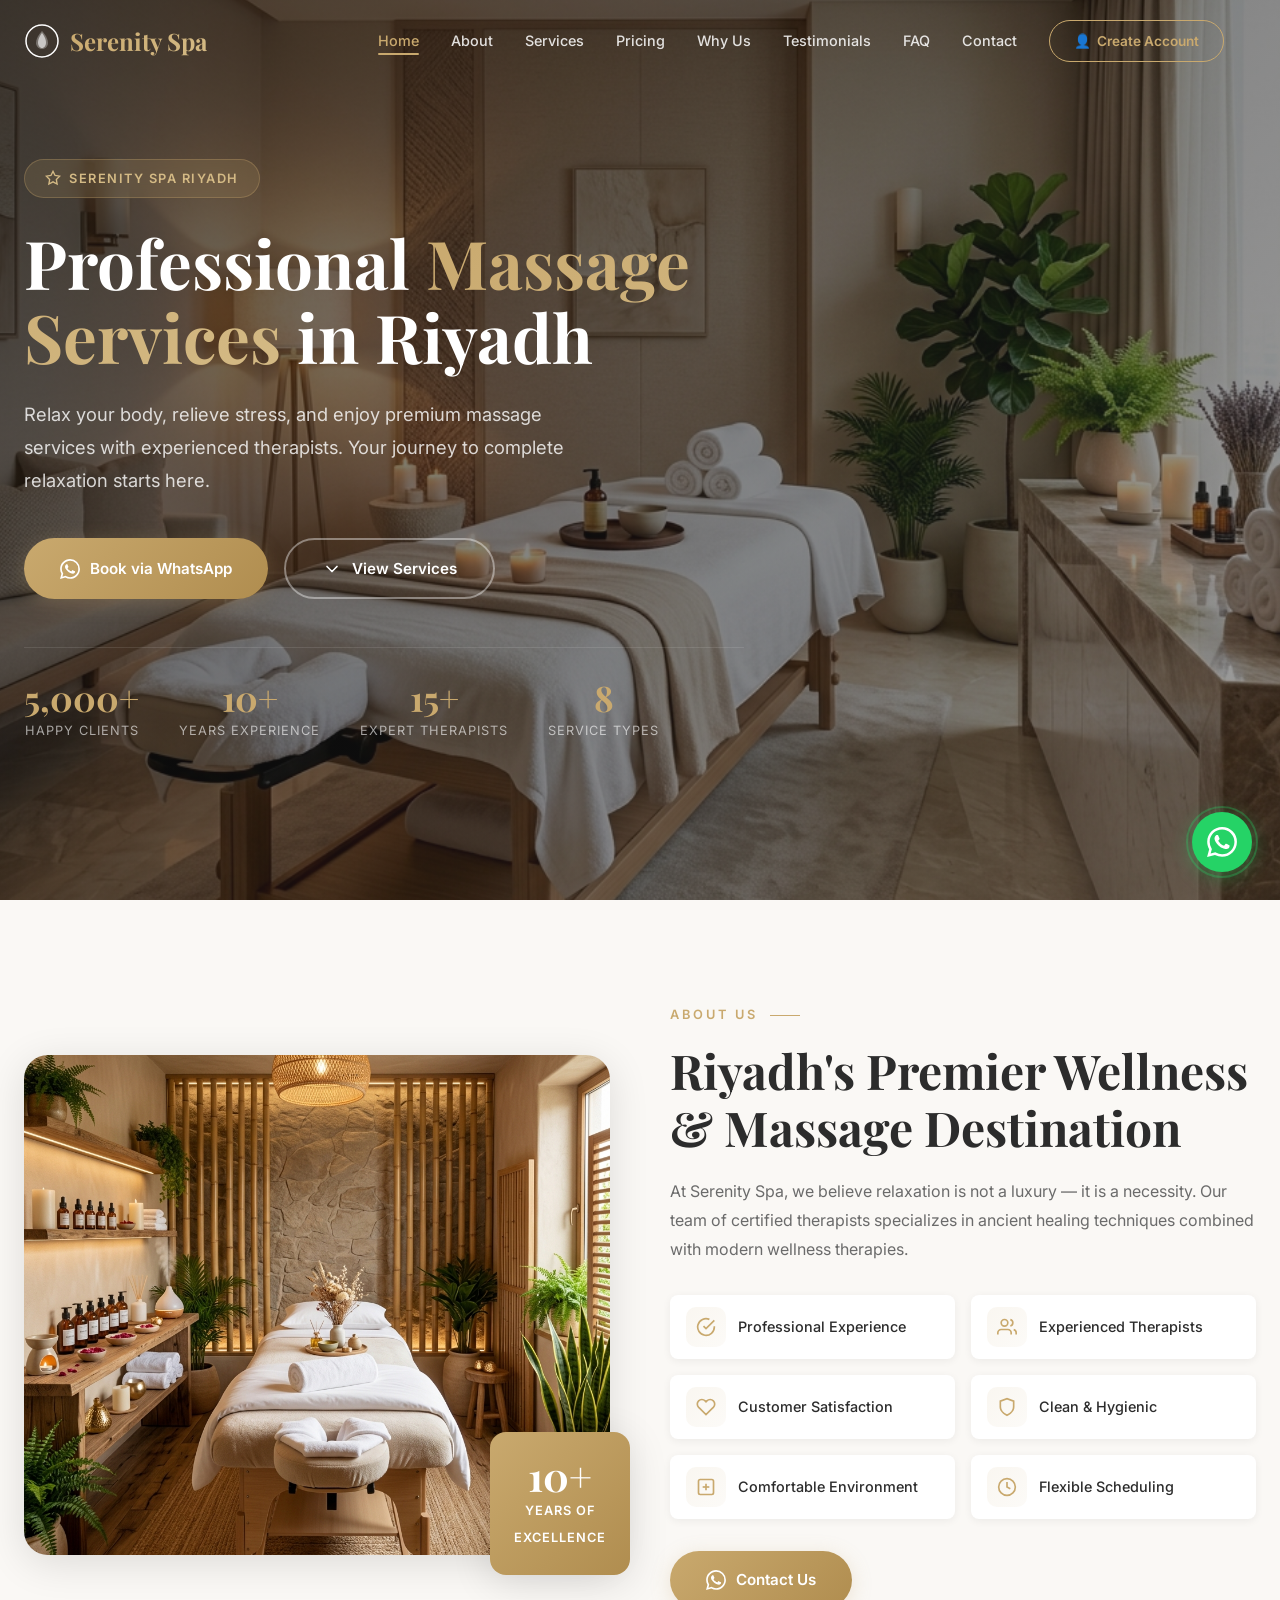
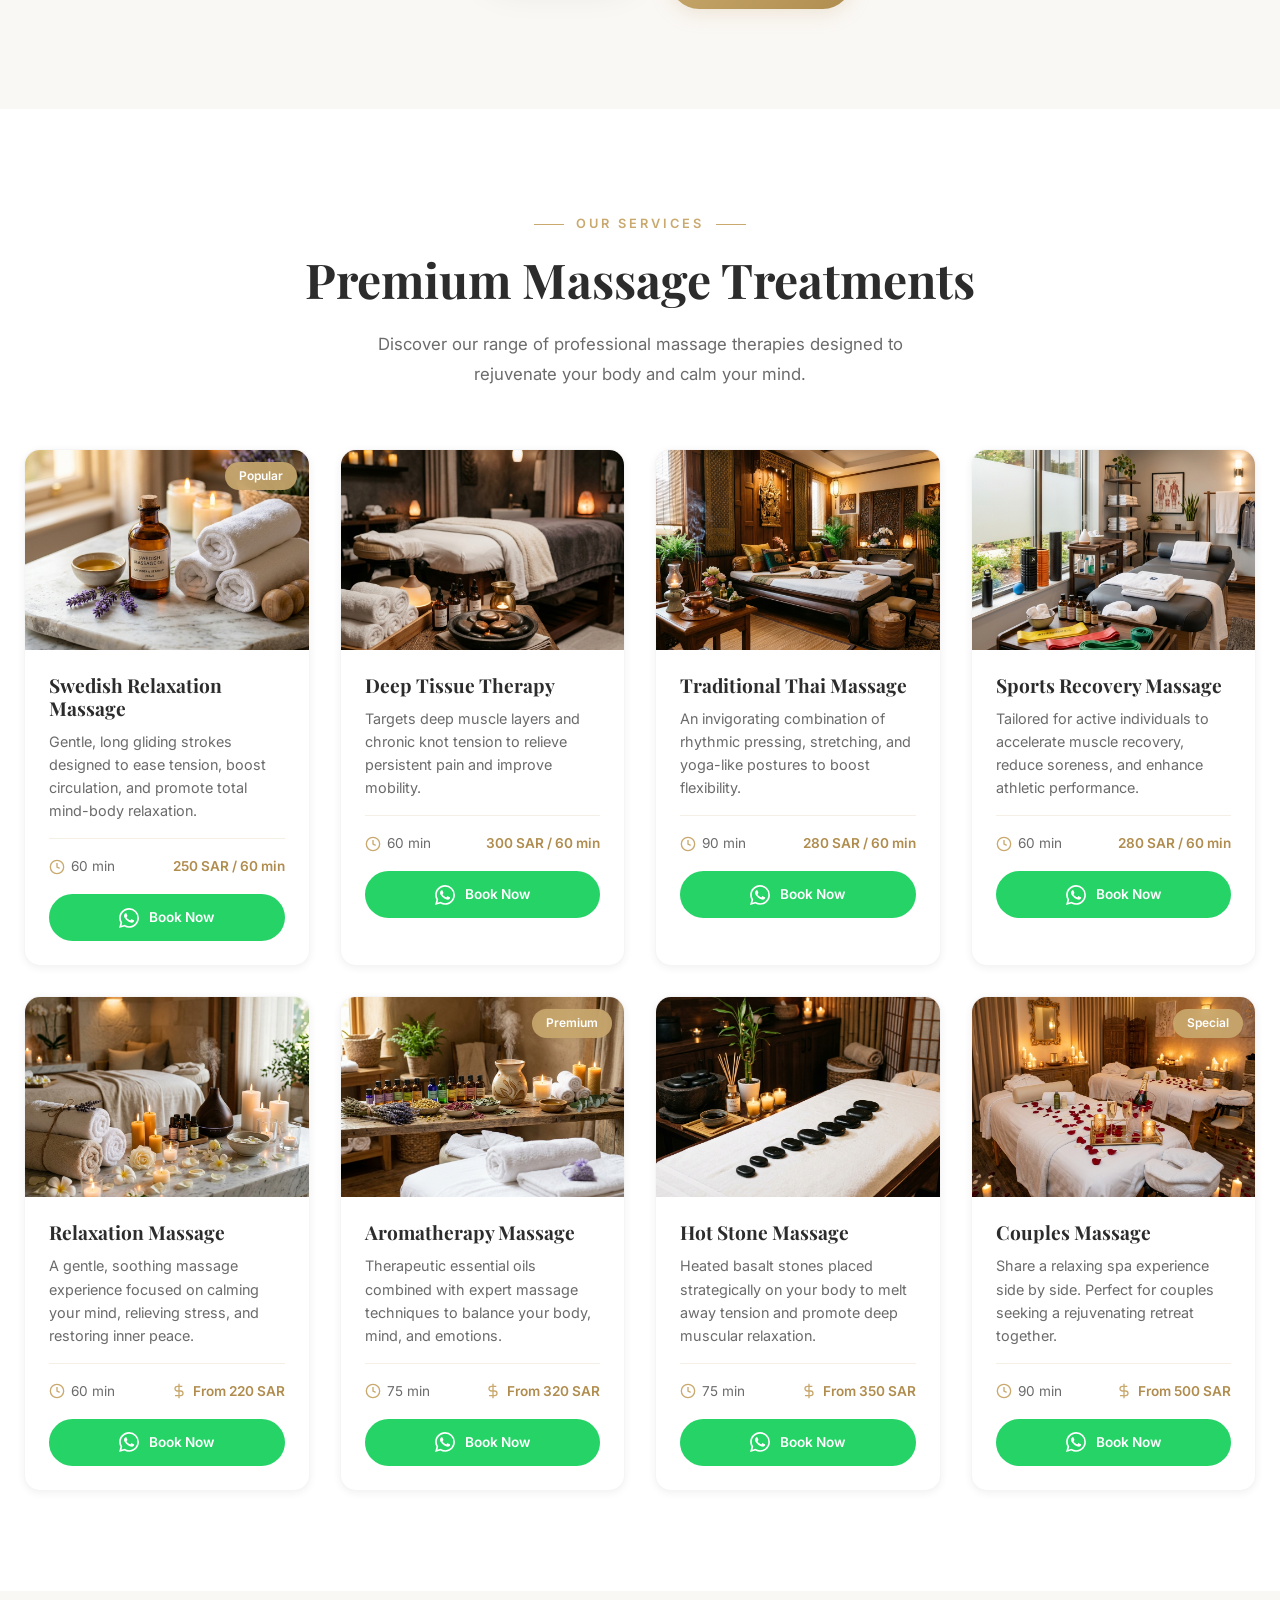
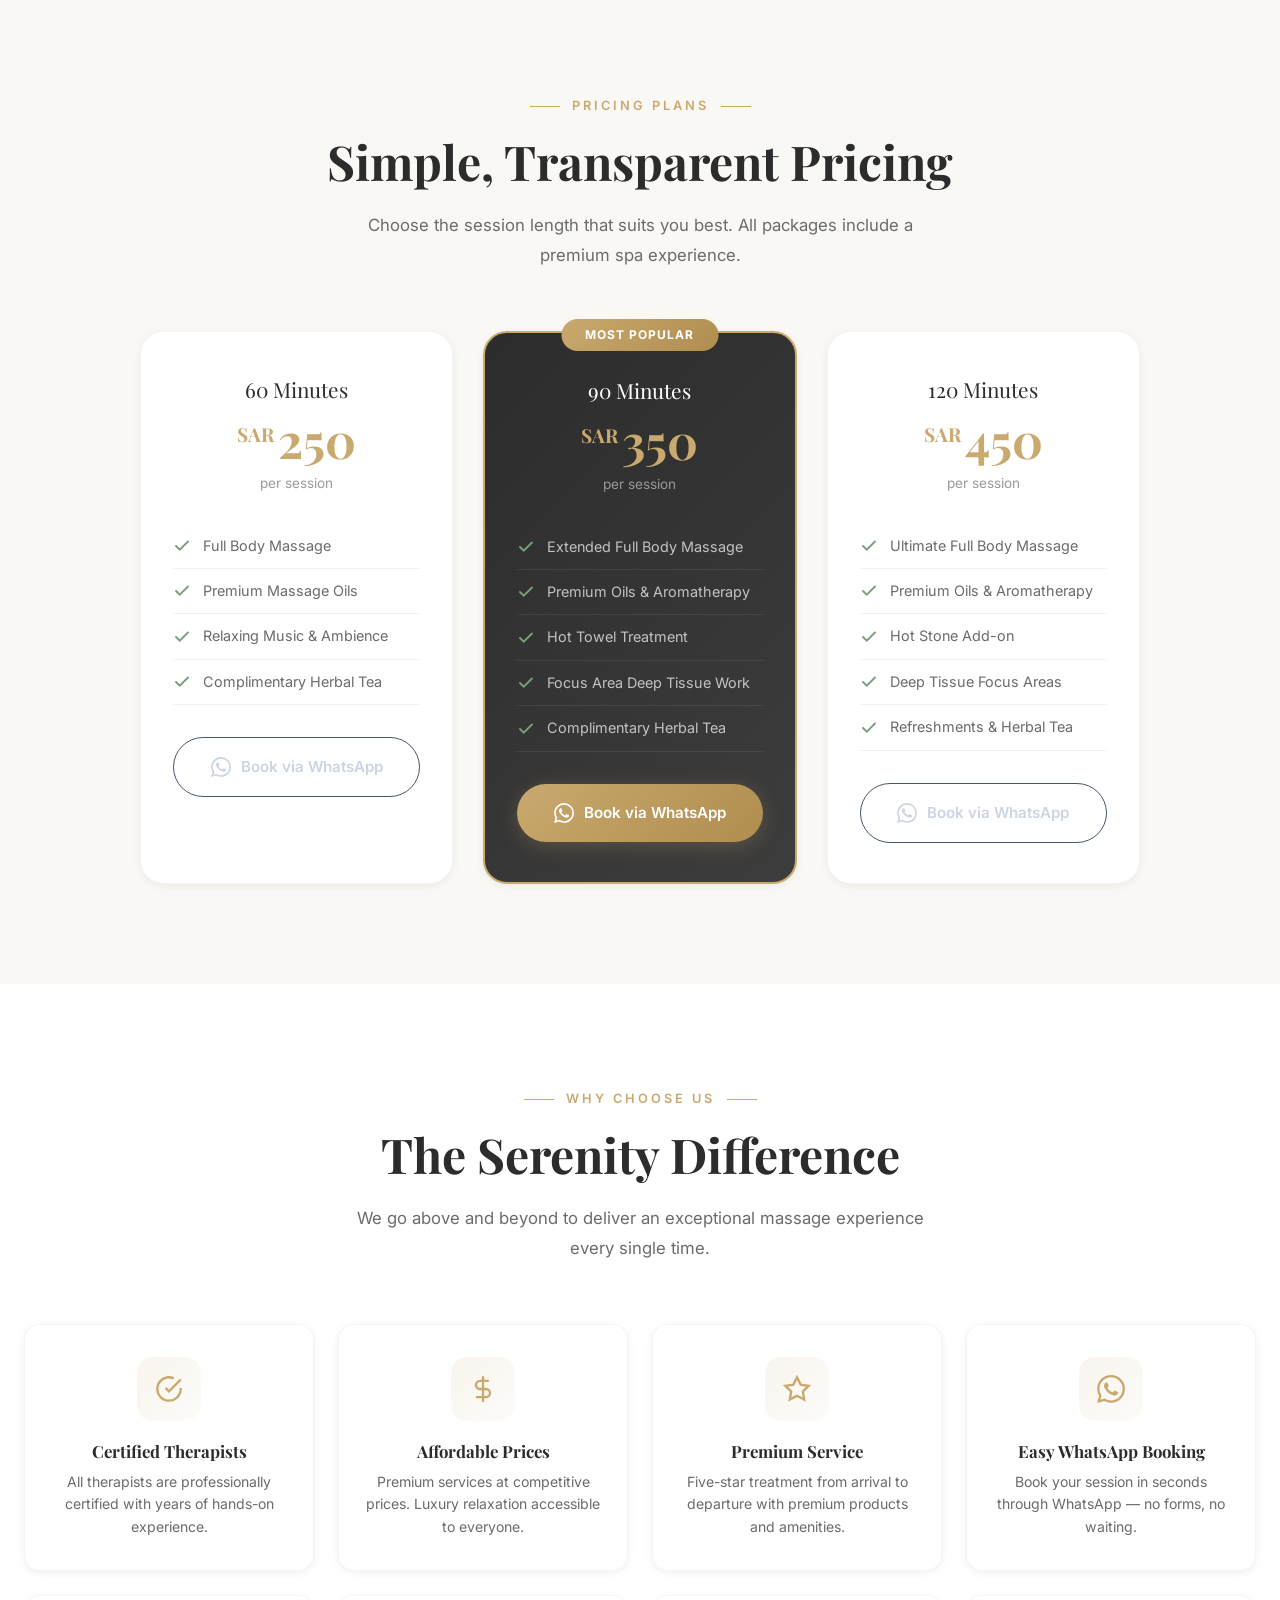
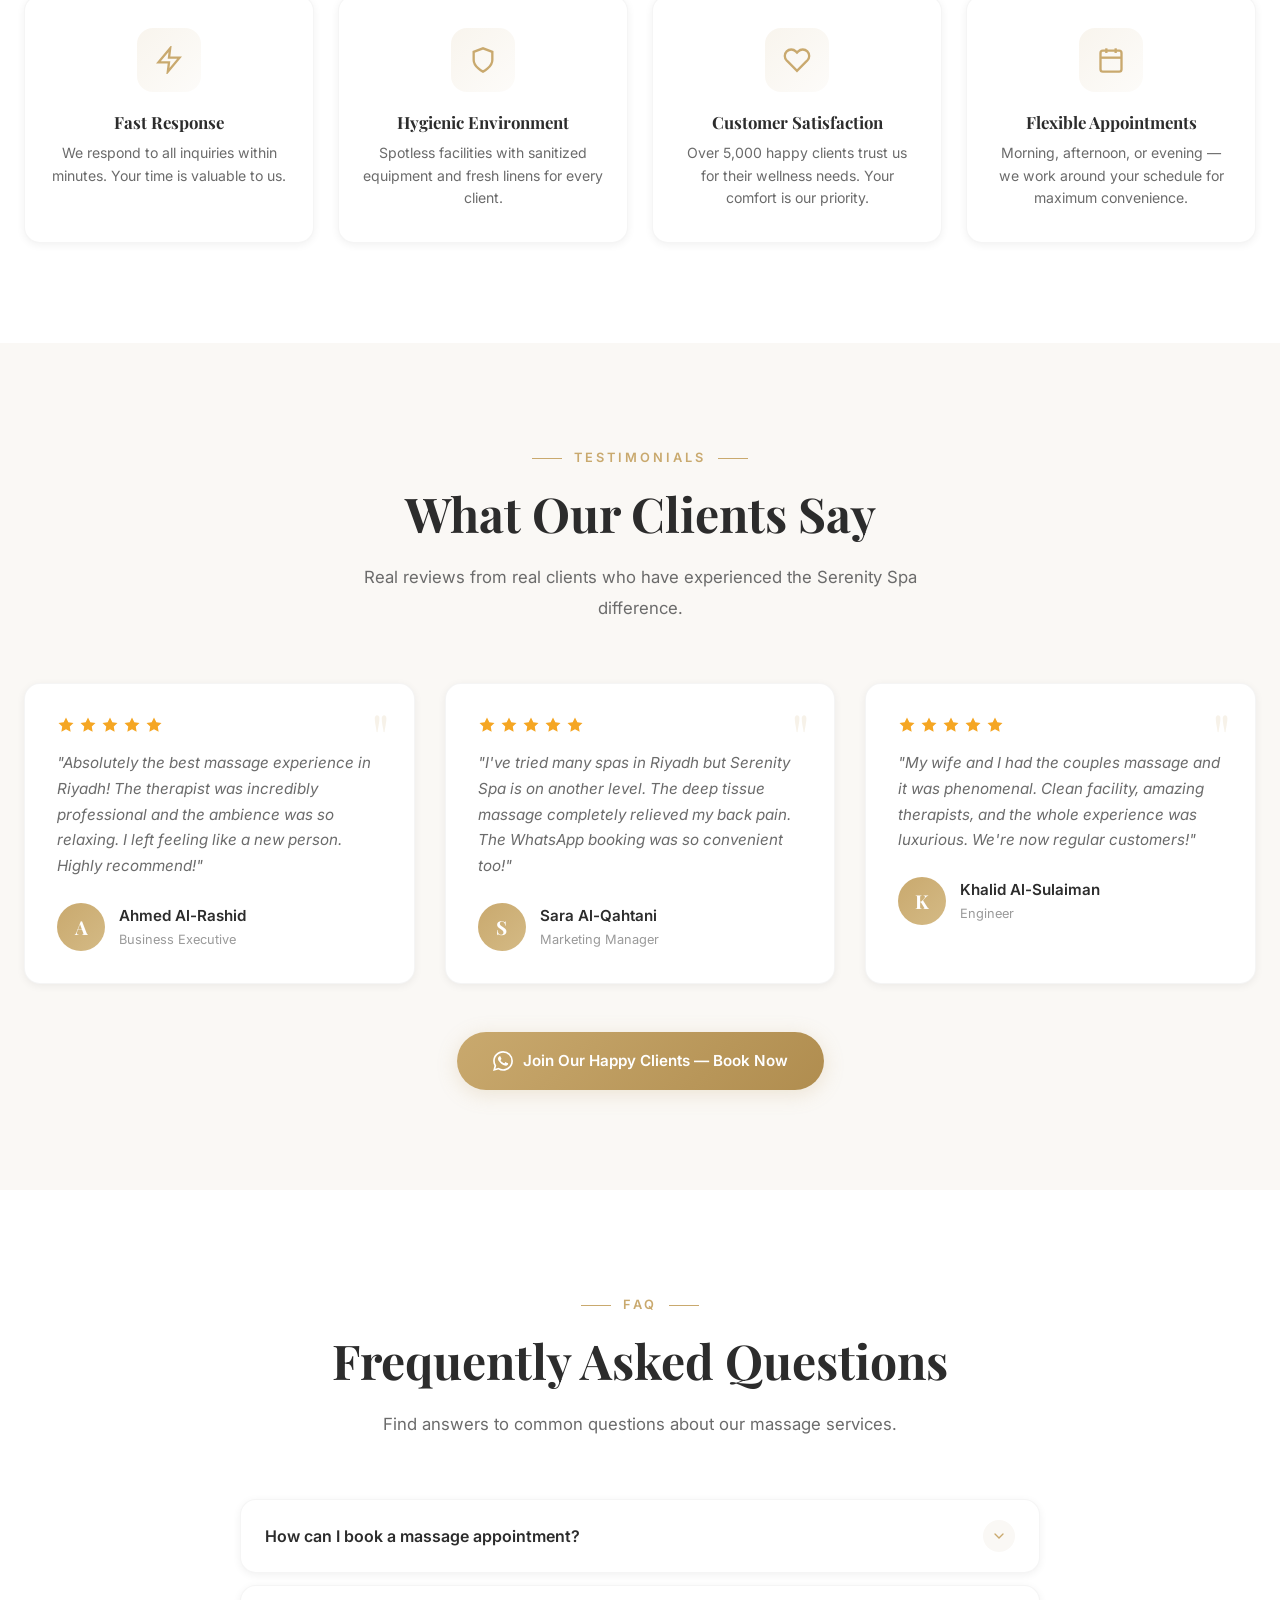
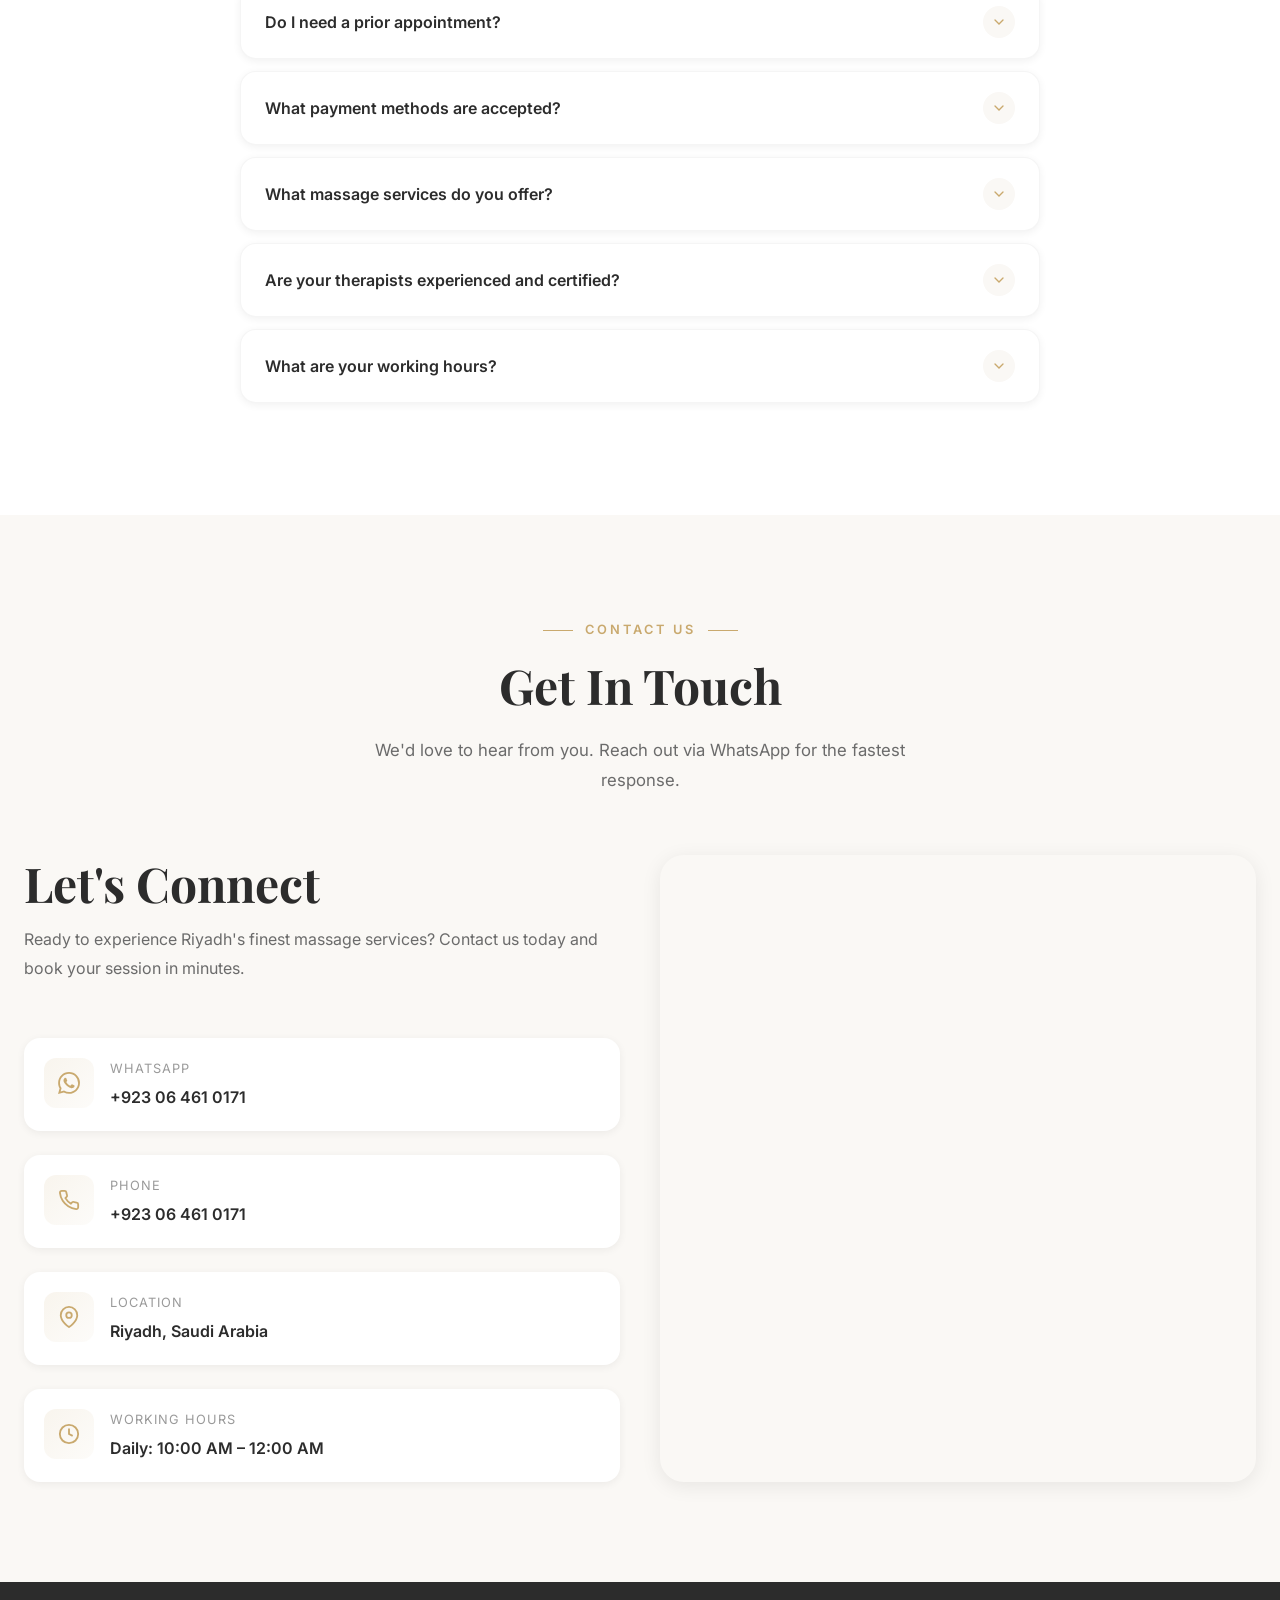
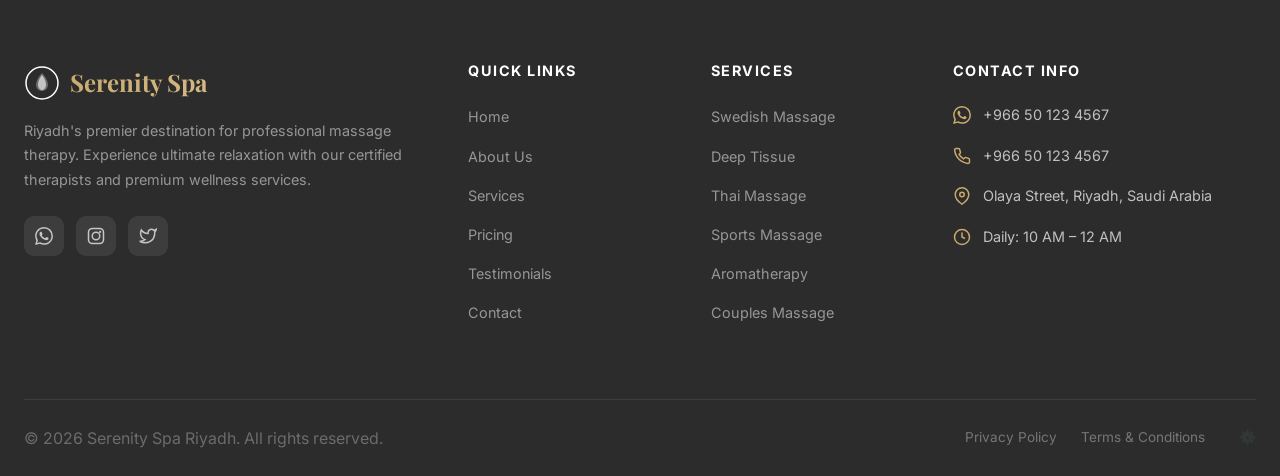
<file: index.html>
<!DOCTYPE html>
<html lang="en">

<head>
  <meta charset="UTF-8">
  <meta name="viewport" content="width=device-width, initial-scale=1.0">
  <meta name="description"
    content="Premium professional massage services in Riyadh, Saudi Arabia. Swedish, Deep Tissue, Thai, Sports & more. Certified therapists, hygienic environment. Book via WhatsApp today!">
  <meta name="keywords"
    content="massage Riyadh, spa Riyadh, Swedish massage, deep tissue massage, Thai massage, sports massage, relaxation massage, aromatherapy, hot stone massage, couples massage, Saudi Arabia">
  <meta name="author" content="Serenity Spa Riyadh">
  <meta name="robots" content="index, follow">

  <!-- Search Engine & Verification -->
  <meta name="google-site-verification" content="" id="gsc-meta">
  <link rel="canonical" href="https://massageriyad.com/">

  <!-- Open Graph -->
  <meta property="og:title" content="Serenity Spa — Premium Massage Services in Riyadh">
  <meta property="og:description"
    content="Relax your body, relieve stress, and enjoy premium massage services with experienced therapists in Riyadh.">
  <meta property="og:url" content="https://massageriyad.com/">
  <meta property="og:image" content="https://massageriyad.com/images/hero-bg.png">
  <meta property="og:type" content="website">
  <meta property="og:locale" content="en_SA">

  <title>Serenity Spa — Premium Massage Services in Riyadh, Saudi Arabia</title>

  <!-- Schema.org JSON-LD Structured Data for Local SEO -->
  <script type="application/ld+json" id="schema-json">
  {
    "@context": "https://schema.org",
    "@type": "DaySpa",
    "name": "Serenity Spa Riyadh",
    "image": "https://massageriyad.com/images/hero-bg.png",
    "description": "Premium professional massage services in Riyadh, Saudi Arabia. Certified therapists, hygienic environment.",
    "address": {
      "@type": "PostalAddress",
      "addressLocality": "Riyadh",
      "addressCountry": "SA"
    },
    "geo": {
      "@type": "GeoCoordinates",
      "latitude": 24.7136,
      "longitude": 46.6753
    },
    "url": "https://massageriyad.com",
    "telephone": "+966501234567",
    "priceRange": "$$",
    "openingHoursSpecification": [
      {
        "@type": "OpeningHoursSpecification",
        "dayOfWeek": ["Monday", "Tuesday", "Wednesday", "Thursday", "Friday", "Saturday", "Sunday"],
        "opens": "10:00",
        "closes": "00:00"
      }
    ]
  }
  </script>

  <!-- Fonts -->
  <link rel="preconnect" href="https://fonts.googleapis.com">
  <link rel="preconnect" href="https://fonts.gstatic.com" crossorigin>
  <link
    href="https://fonts.googleapis.com/css2?family=Inter:wght@400;500;600;700&family=Playfair+Display:wght@400;500;600;700&display=swap"
    rel="stylesheet">

  <!-- Stylesheet -->
  <link rel="stylesheet" href="styles.css">
</head>

<body>

  <!-- Side Floating Promo Banner Widget -->
  <div class="side-promo-banner" id="promo-banner" style="display: none;">
    <button class="side-promo-close" id="promo-banner-close" aria-label="Dismiss banner">&times;</button>
    <div class="side-promo-badge">🔥 Limited Offer</div>
    <p id="promo-banner-text">🎉 Special Offer: Book today and get 20% OFF on all relaxation packages!</p>
    <a href="https://wa.me/966501234567" target="_blank" rel="noopener" class="btn btn--small btn--whatsapp side-promo-cta">
      Claim Offer via WhatsApp
    </a>
  </div>

  <!-- Page Loader -->
  <div class="page-loader" aria-hidden="true">
    <div class="loader-spinner"></div>
  </div>

  <!-- Navigation -->
  <nav class="navbar" id="navbar" role="navigation" aria-label="Main navigation">
    <div class="container">
      <a href="#home" class="navbar-logo" aria-label="Serenity Spa Home">
        <svg viewBox="0 0 36 36" fill="none" xmlns="http://www.w3.org/2000/svg">
          <circle cx="18" cy="18" r="16" stroke="currentColor" stroke-width="1.5" fill="none" />
          <path d="M18 8C18 8 12 14 12 20C12 23.3 14.7 26 18 26C21.3 26 24 23.3 24 20C24 14 18 8 18 8Z"
            fill="currentColor" opacity="0.3" />
          <path d="M18 10C18 10 14 15 14 19.5C14 22.5 15.8 25 18 25C20.2 25 22 22.5 22 19.5C22 15 18 10 18 10Z"
            fill="currentColor" opacity="0.6" />
        </svg>
        <span>Serenity Spa</span>
      </a>

      <div class="navbar-overlay" id="navbar-overlay"></div>

      <ul class="navbar-menu" id="navbar-menu">
        <li><a href="#home" class="navbar-link active">Home</a></li>
        <li><a href="#about" class="navbar-link">About</a></li>
        <li><a href="#services" class="navbar-link">Services</a></li>
        <li><a href="#pricing" class="navbar-link">Pricing</a></li>
        <li><a href="#why-us" class="navbar-link">Why Us</a></li>
        <li><a href="#testimonials" class="navbar-link">Testimonials</a></li>
        <li><a href="#faq" class="navbar-link">FAQ</a></li>
        <li><a href="#contact" class="navbar-link">Contact</a></li>
        <li>
          <button class="btn btn--outline btn--small navbar-account-btn" id="account-modal-open-btn">
            👤 <span id="account-btn-label">Create Account</span>
          </button>
        </li>
        <li>
          <a href="https://wa.me/966501234567?text=Hello%2C%20I%20would%20like%20to%20book%20a%20massage%20appointment."
            class="btn btn--whatsapp btn--small navbar-cta" target="_blank" rel="noopener">
            <svg viewBox="0 0 24 24" fill="currentColor">
              <path
                d="M17.472 14.382c-.297-.149-1.758-.867-2.03-.967-.273-.099-.471-.148-.67.15-.197.297-.767.966-.94 1.164-.173.199-.347.223-.644.075-.297-.15-1.255-.463-2.39-1.475-.883-.788-1.48-1.761-1.653-2.059-.173-.297-.018-.458.13-.606.134-.133.298-.347.446-.52.149-.174.198-.298.298-.497.099-.198.05-.371-.025-.52-.075-.149-.669-1.612-.916-2.207-.242-.579-.487-.5-.669-.51-.173-.008-.371-.01-.57-.01-.198 0-.52.074-.792.372-.272.297-1.04 1.016-1.04 2.479 0 1.462 1.065 2.875 1.213 3.074.149.198 2.096 3.2 5.077 4.487.709.306 1.262.489 1.694.625.712.227 1.36.195 1.871.118.571-.085 1.758-.719 2.006-1.413.248-.694.248-1.289.173-1.413-.074-.124-.272-.198-.57-.347m-5.421 7.403h-.004a9.87 9.87 0 01-5.031-1.378l-.361-.214-3.741.982.998-3.648-.235-.374a9.86 9.86 0 01-1.51-5.26c.001-5.45 4.436-9.884 9.888-9.884 2.64 0 5.122 1.03 6.988 2.898a9.825 9.825 0 012.893 6.994c-.003 5.45-4.437 9.884-9.885 9.884m8.413-18.297A11.815 11.815 0 0012.05 0C5.495 0 .16 5.335.157 11.892c0 2.096.547 4.142 1.588 5.945L.057 24l6.305-1.654a11.882 11.882 0 005.683 1.448h.005c6.554 0 11.89-5.335 11.893-11.893a11.821 11.821 0 00-3.48-8.413z" />
            </svg>
            Book Now
          </a>
        </li>
      </ul>

      <button class="navbar-toggle" id="navbar-toggle" aria-label="Toggle menu" aria-expanded="false"
        aria-controls="navbar-menu">
        <span></span>
        <span></span>
        <span></span>
      </button>
    </div>
  </nav>

  <!-- Hero Section -->
  <section class="hero" id="home">
    <div class="hero-bg">
      <img src="images/hero-bg.png" alt="Luxurious spa treatment room with warm ambient lighting" width="1920"
        height="1080">
    </div>
    <div class="hero-overlay"></div>
    <div class="container">
      <div class="hero-content">
        <div class="hero-badge">
          <svg viewBox="0 0 24 24" fill="none" stroke="currentColor" stroke-width="2">
            <path
              d="M12 2L15.09 8.26L22 9.27L17 14.14L18.18 21.02L12 17.77L5.82 21.02L7 14.14L2 9.27L8.91 8.26L12 2Z" />
          </svg>
          Riyadh's Premium Spa Experience
        </div>
        <h1 class="hero-title">Professional <span>Massage Services</span> in Riyadh</h1>
        <p class="hero-description">Relax your body, relieve stress, and enjoy premium massage services with experienced
          therapists. Your journey to complete relaxation starts here.</p>
        <div class="hero-buttons">
          <a href="https://wa.me/923064610171?text=Hello%2C%20I%20would%20like%20to%20book%20a%20massage%20appointment."
            class="btn btn--primary" target="_blank" rel="noopener">
            <svg viewBox="0 0 24 24" fill="currentColor">
              <path
                d="M17.472 14.382c-.297-.149-1.758-.867-2.03-.967-.273-.099-.471-.148-.67.15-.197.297-.767.966-.94 1.164-.173.199-.347.223-.644.075-.297-.15-1.255-.463-2.39-1.475-.883-.788-1.48-1.761-1.653-2.059-.173-.297-.018-.458.13-.606.134-.133.298-.347.446-.52.149-.174.198-.298.298-.497.099-.198.05-.371-.025-.52-.075-.149-.669-1.612-.916-2.207-.242-.579-.487-.5-.669-.51-.173-.008-.371-.01-.57-.01-.198 0-.52.074-.792.372-.272.297-1.04 1.016-1.04 2.479 0 1.462 1.065 2.875 1.213 3.074.149.198 2.096 3.2 5.077 4.487.709.306 1.262.489 1.694.625.712.227 1.36.195 1.871.118.571-.085 1.758-.719 2.006-1.413.248-.694.248-1.289.173-1.413-.074-.124-.272-.198-.57-.347m-5.421 7.403h-.004a9.87 9.87 0 01-5.031-1.378l-.361-.214-3.741.982.998-3.648-.235-.374a9.86 9.86 0 01-1.51-5.26c.001-5.45 4.436-9.884 9.888-9.884 2.64 0 5.122 1.03 6.988 2.898a9.825 9.825 0 012.893 6.994c-.003 5.45-4.437 9.884-9.885 9.884m8.413-18.297A11.815 11.815 0 0012.05 0C5.495 0 .16 5.335.157 11.892c0 2.096.547 4.142 1.588 5.945L.057 24l6.305-1.654a11.882 11.882 0 005.683 1.448h.005c6.554 0 11.89-5.335 11.893-11.893a11.821 11.821 0 00-3.48-8.413z" />
            </svg>
            Book via WhatsApp
          </a>
          <a href="#services" class="btn btn--secondary">
            <svg viewBox="0 0 24 24" fill="none" stroke="currentColor" stroke-width="2" stroke-linecap="round"
              stroke-linejoin="round">
              <polyline points="6 9 12 15 18 9" />
            </svg>
            View Services
          </a>
        </div>
        <div class="hero-stats">
          <div class="hero-stat">
            <div class="hero-stat-number" data-target="5000" data-suffix="+">0</div>
            <div class="hero-stat-label">Happy Clients</div>
          </div>
          <div class="hero-stat">
            <div class="hero-stat-number" data-target="10" data-suffix="+">0</div>
            <div class="hero-stat-label">Years Experience</div>
          </div>
          <div class="hero-stat">
            <div class="hero-stat-number" data-target="15" data-suffix="+">0</div>
            <div class="hero-stat-label">Expert Therapists</div>
          </div>
          <div class="hero-stat">
            <div class="hero-stat-number" data-target="8" data-suffix="">0</div>
            <div class="hero-stat-label">Service Types</div>
          </div>
        </div>
      </div>
    </div>
  </section>

  <!-- About Section -->
  <section class="section section--cream" id="about">
    <div class="container">
      <div class="about-grid">
        <div class="about-image-wrapper reveal-left">
          <div class="about-image">
            <img src="images/about.png" alt="Serenity Spa treatment room with candles and oils" width="600" height="500"
              loading="lazy">
          </div>
          <div class="about-experience-badge">
            <span class="number">10+</span>
            <span class="text">Years of<br>Excellence</span>
          </div>
        </div>
        <div class="about-content reveal-right">
          <span class="section-label">About Us</span>
          <h2 class="section-title" data-site-key="about_title">A Sanctuary of Relaxation in the Heart of Riyadh</h2>
          <p class="about-text" data-site-key="about_desc">At Serenity Spa, we are dedicated to providing the finest massage experiences in Riyadh.
            Our team of certified therapists brings years of expertise and a passion for holistic wellness to every
            session. We believe that relaxation is not a luxury — it's a necessity.</p>
          <div class="about-features">
            <div class="about-feature">
              <div class="about-feature-icon">
                <svg viewBox="0 0 24 24" fill="none" stroke="currentColor" stroke-width="2">
                  <path d="M22 11.08V12a10 10 0 11-5.93-9.14" />
                  <polyline points="22 4 12 14.01 9 11.01" />
                </svg>
              </div>
              <span>Professional Experience</span>
            </div>
            <div class="about-feature">
              <div class="about-feature-icon">
                <svg viewBox="0 0 24 24" fill="none" stroke="currentColor" stroke-width="2">
                  <path d="M17 21v-2a4 4 0 00-4-4H5a4 4 0 00-4 4v2" />
                  <circle cx="9" cy="7" r="4" />
                  <path d="M23 21v-2a4 4 0 00-3-3.87" />
                  <path d="M16 3.13a4 4 0 010 7.75" />
                </svg>
              </div>
              <span>Experienced Therapists</span>
            </div>
            <div class="about-feature">
              <div class="about-feature-icon">
                <svg viewBox="0 0 24 24" fill="none" stroke="currentColor" stroke-width="2">
                  <path
                    d="M20.84 4.61a5.5 5.5 0 00-7.78 0L12 5.67l-1.06-1.06a5.5 5.5 0 00-7.78 7.78l1.06 1.06L12 21.23l7.78-7.78 1.06-1.06a5.5 5.5 0 000-7.78z" />
                </svg>
              </div>
              <span>Customer Satisfaction</span>
            </div>
            <div class="about-feature">
              <div class="about-feature-icon">
                <svg viewBox="0 0 24 24" fill="none" stroke="currentColor" stroke-width="2">
                  <path d="M12 22s8-4 8-10V5l-8-3-8 3v7c0 6 8 10 8 10z" />
                </svg>
              </div>
              <span>Clean & Hygienic</span>
            </div>
            <div class="about-feature">
              <div class="about-feature-icon">
                <svg viewBox="0 0 24 24" fill="none" stroke="currentColor" stroke-width="2">
                  <rect x="3" y="3" width="18" height="18" rx="2" />
                  <path d="M12 8v8" />
                  <path d="M8 12h8" />
                </svg>
              </div>
              <span>Comfortable Environment</span>
            </div>
            <div class="about-feature">
              <div class="about-feature-icon">
                <svg viewBox="0 0 24 24" fill="none" stroke="currentColor" stroke-width="2">
                  <circle cx="12" cy="12" r="10" />
                  <polyline points="12 6 12 12 16 14" />
                </svg>
              </div>
              <span>Flexible Scheduling</span>
            </div>
          </div>
          <a href="https://wa.me/923064610171?text=Hello%2C%20I%20would%20like%20to%20learn%20more%20about%20your%20services."
            class="btn btn--primary" target="_blank" rel="noopener">
            <svg viewBox="0 0 24 24" fill="currentColor">
              <path
                d="M17.472 14.382c-.297-.149-1.758-.867-2.03-.967-.273-.099-.471-.148-.67.15-.197.297-.767.966-.94 1.164-.173.199-.347.223-.644.075-.297-.15-1.255-.463-2.39-1.475-.883-.788-1.48-1.761-1.653-2.059-.173-.297-.018-.458.13-.606.134-.133.298-.347.446-.52.149-.174.198-.298.298-.497.099-.198.05-.371-.025-.52-.075-.149-.669-1.612-.916-2.207-.242-.579-.487-.5-.669-.51-.173-.008-.371-.01-.57-.01-.198 0-.52.074-.792.372-.272.297-1.04 1.016-1.04 2.479 0 1.462 1.065 2.875 1.213 3.074.149.198 2.096 3.2 5.077 4.487.709.306 1.262.489 1.694.625.712.227 1.36.195 1.871.118.571-.085 1.758-.719 2.006-1.413.248-.694.248-1.289.173-1.413-.074-.124-.272-.198-.57-.347m-5.421 7.403h-.004a9.87 9.87 0 01-5.031-1.378l-.361-.214-3.741.982.998-3.648-.235-.374a9.86 9.86 0 01-1.51-5.26c.001-5.45 4.436-9.884 9.888-9.884 2.64 0 5.122 1.03 6.988 2.898a9.825 9.825 0 012.893 6.994c-.003 5.45-4.437 9.884-9.885 9.884m8.413-18.297A11.815 11.815 0 0012.05 0C5.495 0 .16 5.335.157 11.892c0 2.096.547 4.142 1.588 5.945L.057 24l6.305-1.654a11.882 11.882 0 005.683 1.448h.005c6.554 0 11.89-5.335 11.893-11.893a11.821 11.821 0 00-3.48-8.413z" />
            </svg>
            Contact Us
          </a>
        </div>
      </div>
    </div>
  </section>

  <!-- Services Section -->
  <section class="section" id="services">
    <div class="container">
      <div class="section-header reveal">
        <span class="section-label">Our Services</span>
        <h2 class="section-title">Premium Massage Treatments</h2>
        <p class="section-subtitle">Discover our range of professional massage therapies designed to rejuvenate your
          body and calm your mind.</p>
      </div>

      <div class="services-grid">
        <!-- Swedish Massage -->
        <div class="service-card reveal" data-delay="0">
          <div class="service-card-image">
            <img src="images/swedish.png" alt="Swedish Massage therapy setting with oils and candles" width="400"
              height="200" loading="lazy" data-service-img="swedish">
            <span class="service-card-badge">Popular</span>
          </div>
          <div class="service-card-body">
            <h3 class="service-card-title" data-service-title="swedish">Swedish Massage</h3>
            <p class="service-card-desc" data-service-desc="swedish">Classic long, flowing strokes to promote relaxation, improve circulation, and
              ease muscle tension throughout your body.</p>
            <div class="service-card-meta">
              <span class="service-card-duration">
                <svg viewBox="0 0 24 24" fill="none" stroke="currentColor" stroke-width="2">
                  <circle cx="12" cy="12" r="10" />
                  <polyline points="12 6 12 12 16 14" />
                </svg>
                60 min
              </span>
              <span class="service-card-price" data-service-price="swedish">From 250 SAR</span>
            </div>
            <a href="https://wa.me/923064610171?text=Hello%2C%20I%20would%20like%20to%20book%20a%20Swedish%20Massage."
              class="btn btn--whatsapp btn--small" target="_blank" rel="noopener">
              <svg viewBox="0 0 24 24" fill="currentColor" width="18" height="18">
                <path
                  d="M17.472 14.382c-.297-.149-1.758-.867-2.03-.967-.273-.099-.471-.148-.67.15-.197.297-.767.966-.94 1.164-.173.199-.347.223-.644.075-.297-.15-1.255-.463-2.39-1.475-.883-.788-1.48-1.761-1.653-2.059-.173-.297-.018-.458.13-.606.134-.133.298-.347.446-.52.149-.174.198-.298.298-.497.099-.198.05-.371-.025-.52-.075-.149-.669-1.612-.916-2.207-.242-.579-.487-.5-.669-.51-.173-.008-.371-.01-.57-.01-.198 0-.52.074-.792.372-.272.297-1.04 1.016-1.04 2.479 0 1.462 1.065 2.875 1.213 3.074.149.198 2.096 3.2 5.077 4.487.709.306 1.262.489 1.694.625.712.227 1.36.195 1.871.118.571-.085 1.758-.719 2.006-1.413.248-.694.248-1.289.173-1.413-.074-.124-.272-.198-.57-.347m-5.421 7.403h-.004a9.87 9.87 0 01-5.031-1.378l-.361-.214-3.741.982.998-3.648-.235-.374a9.86 9.86 0 01-1.51-5.26c.001-5.45 4.436-9.884 9.888-9.884 2.64 0 5.122 1.03 6.988 2.898a9.825 9.825 0 012.893 6.994c-.003 5.45-4.437 9.884-9.885 9.884m8.413-18.297A11.815 11.815 0 0012.05 0C5.495 0 .16 5.335.157 11.892c0 2.096.547 4.142 1.588 5.945L.057 24l6.305-1.654a11.882 11.882 0 005.683 1.448h.005c6.554 0 11.89-5.335 11.893-11.893a11.821 11.821 0 00-3.48-8.413z" />
              </svg>
              Book Now
            </a>
          </div>
        </div>

        <!-- Deep Tissue Massage -->
        <div class="service-card reveal" data-delay="100">
          <div class="service-card-image">
            <img src="images/deep-tissue.png" alt="Deep Tissue Massage therapy tools and oils" width="400" height="200"
              loading="lazy" data-service-img="deeptissue">
          </div>
          <div class="service-card-body">
            <h3 class="service-card-title" data-service-title="deeptissue">Deep Tissue Massage</h3>
            <p class="service-card-desc" data-service-desc="deeptissue">Intense pressure targeting deep muscle layers. Ideal for chronic pain relief,
              knots, and tension in problem areas.</p>
            <div class="service-card-meta">
              <span class="service-card-duration">
                <svg viewBox="0 0 24 24" fill="none" stroke="currentColor" stroke-width="2">
                  <circle cx="12" cy="12" r="10" />
                  <polyline points="12 6 12 12 16 14" />
                </svg>
                60 min
              </span>
              <span class="service-card-price" data-service-price="deeptissue">From 300 SAR</span>
            </div>
            <a href="https://wa.me/923064610171?text=Hello%2C%20I%20would%20like%20to%20book%20a%20Deep%20Tissue%20Massage."
              class="btn btn--whatsapp btn--small" target="_blank" rel="noopener">
              <svg viewBox="0 0 24 24" fill="currentColor">
                <path
                  d="M17.472 14.382c-.297-.149-1.758-.867-2.03-.967-.273-.099-.471-.148-.67.15-.197.297-.767.966-.94 1.164-.173.199-.347.223-.644.075-.297-.15-1.255-.463-2.39-1.475-.883-.788-1.48-1.761-1.653-2.059-.173-.297-.018-.458.13-.606.134-.133.298-.347.446-.52.149-.174.198-.298.298-.497.099-.198.05-.371-.025-.52-.075-.149-.669-1.612-.916-2.207-.242-.579-.487-.5-.669-.51-.173-.008-.371-.01-.57-.01-.198 0-.52.074-.792.372-.272.297-1.04 1.016-1.04 2.479 0 1.462 1.065 2.875 1.213 3.074.149.198 2.096 3.2 5.077 4.487.709.306 1.262.489 1.694.625.712.227 1.36.195 1.871.118.571-.085 1.758-.719 2.006-1.413.248-.694.248-1.289.173-1.413-.074-.124-.272-.198-.57-.347m-5.421 7.403h-.004a9.87 9.87 0 01-5.031-1.378l-.361-.214-3.741.982.998-3.648-.235-.374a9.86 9.86 0 01-1.51-5.26c.001-5.45 4.436-9.884 9.888-9.884 2.64 0 5.122 1.03 6.988 2.898a9.825 9.825 0 012.893 6.994c-.003 5.45-4.437 9.884-9.885 9.884m8.413-18.297A11.815 11.815 0 0012.05 0C5.495 0 .16 5.335.157 11.892c0 2.096.547 4.142 1.588 5.945L.057 24l6.305-1.654a11.882 11.882 0 005.683 1.448h.005c6.554 0 11.89-5.335 11.893-11.893a11.821 11.821 0 00-3.48-8.413z" />
              </svg>
              Book Now
            </a>
          </div>
        </div>

        <!-- Thai Massage -->
        <div class="service-card reveal" data-delay="200">
          <div class="service-card-image">
            <img src="images/thai.png" alt="Thai Massage therapy room with traditional decor" width="400" height="200"
              loading="lazy" data-service-img="thai">
          </div>
          <div class="service-card-body">
            <h3 class="service-card-title" data-service-title="thai">Thai Massage</h3>
            <p class="service-card-desc" data-service-desc="thai">Ancient Thai techniques combining stretching, acupressure, and rhythmic
              compression for improved flexibility and energy flow.</p>
            <div class="service-card-meta">
              <span class="service-card-duration">
                <svg viewBox="0 0 24 24" fill="none" stroke="currentColor" stroke-width="2">
                  <circle cx="12" cy="12" r="10" />
                  <polyline points="12 6 12 12 16 14" />
                </svg>
                90 min
              </span>
              <span class="service-card-price" data-service-price="thai">From 350 SAR</span>
            </div>
            <a href="https://wa.me/923064610171?text=Hello%2C%20I%20would%20like%20to%20book%20a%20Thai%20Massage."
              class="btn btn--whatsapp btn--small" target="_blank" rel="noopener">
              <svg viewBox="0 0 24 24" fill="currentColor">
                <path
                  d="M17.472 14.382c-.297-.149-1.758-.867-2.03-.967-.273-.099-.471-.148-.67.15-.197.297-.767.966-.94 1.164-.173.199-.347.223-.644.075-.297-.15-1.255-.463-2.39-1.475-.883-.788-1.48-1.761-1.653-2.059-.173-.297-.018-.458.13-.606.134-.133.298-.347.446-.52.149-.174.198-.298.298-.497.099-.198.05-.371-.025-.52-.075-.149-.669-1.612-.916-2.207-.242-.579-.487-.5-.669-.51-.173-.008-.371-.01-.57-.01-.198 0-.52.074-.792.372-.272.297-1.04 1.016-1.04 2.479 0 1.462 1.065 2.875 1.213 3.074.149.198 2.096 3.2 5.077 4.487.709.306 1.262.489 1.694.625.712.227 1.36.195 1.871.118.571-.085 1.758-.719 2.006-1.413.248-.694.248-1.289.173-1.413-.074-.124-.272-.198-.57-.347m-5.421 7.403h-.004a9.87 9.87 0 01-5.031-1.378l-.361-.214-3.741.982.998-3.648-.235-.374a9.86 9.86 0 01-1.51-5.26c.001-5.45 4.436-9.884 9.888-9.884 2.64 0 5.122 1.03 6.988 2.898a9.825 9.825 0 012.893 6.994c-.003 5.45-4.437 9.884-9.885 9.884m8.413-18.297A11.815 11.815 0 0012.05 0C5.495 0 .16 5.335.157 11.892c0 2.096.547 4.142 1.588 5.945L.057 24l6.305-1.654a11.882 11.882 0 005.683 1.448h.005c6.554 0 11.89-5.335 11.893-11.893a11.821 11.821 0 00-3.48-8.413z" />
              </svg>
              Book Now
            </a>
          </div>
        </div>

        <!-- Sports Massage -->
        <div class="service-card reveal" data-delay="0">
          <div class="service-card-image">
            <img src="images/sports.png" alt="Sports Massage therapy with athletic recovery tools" width="400"
              height="200" loading="lazy" data-service-img="sports">
          </div>
          <div class="service-card-body">
            <h3 class="service-card-title" data-service-title="sports">Sports Massage</h3>
            <p class="service-card-desc" data-service-desc="sports">Designed for active individuals and athletes. Helps prevent injuries, enhance
              performance, and speed up recovery.</p>
            <div class="service-card-meta">
              <span class="service-card-duration">
                <svg viewBox="0 0 24 24" fill="none" stroke="currentColor" stroke-width="2">
                  <circle cx="12" cy="12" r="10" />
                  <polyline points="12 6 12 12 16 14" />
                </svg>
                60 min
              </span>
              <span class="service-card-price" data-service-price="sports">From 280 SAR</span>
            </div>
            <a href="https://wa.me/923064610171?text=Hello%2C%20I%20would%20like%20to%20book%20a%20Sports%20Massage."
              class="btn btn--whatsapp btn--small" target="_blank" rel="noopener">
              <svg viewBox="0 0 24 24" fill="currentColor">
                <path
                  d="M17.472 14.382c-.297-.149-1.758-.867-2.03-.967-.273-.099-.471-.148-.67.15-.197.297-.767.966-.94 1.164-.173.199-.347.223-.644.075-.297-.15-1.255-.463-2.39-1.475-.883-.788-1.48-1.761-1.653-2.059-.173-.297-.018-.458.13-.606.134-.133.298-.347.446-.52.149-.174.198-.298.298-.497.099-.198.05-.371-.025-.52-.075-.149-.669-1.612-.916-2.207-.242-.579-.487-.5-.669-.51-.173-.008-.371-.01-.57-.01-.198 0-.52.074-.792.372-.272.297-1.04 1.016-1.04 2.479 0 1.462 1.065 2.875 1.213 3.074.149.198 2.096 3.2 5.077 4.487.709.306 1.262.489 1.694.625.712.227 1.36.195 1.871.118.571-.085 1.758-.719 2.006-1.413.248-.694.248-1.289.173-1.413-.074-.124-.272-.198-.57-.347m-5.421 7.403h-.004a9.87 9.87 0 01-5.031-1.378l-.361-.214-3.741.982.998-3.648-.235-.374a9.86 9.86 0 01-1.51-5.26c.001-5.45 4.436-9.884 9.888-9.884 2.64 0 5.122 1.03 6.988 2.898a9.825 9.825 0 012.893 6.994c-.003 5.45-4.437 9.884-9.885 9.884m8.413-18.297A11.815 11.815 0 0012.05 0C5.495 0 .16 5.335.157 11.892c0 2.096.547 4.142 1.588 5.945L.057 24l6.305-1.654a11.882 11.882 0 005.683 1.448h.005c6.554 0 11.89-5.335 11.893-11.893a11.821 11.821 0 00-3.48-8.413z" />
              </svg>
              Book Now
            </a>
          </div>
        </div>

        <!-- Relaxation Massage -->
        <div class="service-card reveal" data-delay="100">
          <div class="service-card-image">
            <img src="images/relaxation.png" alt="Relaxation Massage setting with candles and flowers" width="400"
              height="200" loading="lazy">
          </div>
          <div class="service-card-body">
            <h3 class="service-card-title">Relaxation Massage</h3>
            <p class="service-card-desc">A gentle, soothing massage experience focused on calming your mind, relieving
              stress, and restoring inner peace.</p>
            <div class="service-card-meta">
              <span class="service-card-duration">
                <svg viewBox="0 0 24 24" fill="none" stroke="currentColor" stroke-width="2">
                  <circle cx="12" cy="12" r="10" />
                  <polyline points="12 6 12 12 16 14" />
                </svg>
                60 min
              </span>
              <span class="service-card-price">
                <svg viewBox="0 0 24 24" fill="none" stroke="currentColor" stroke-width="2">
                  <line x1="12" y1="1" x2="12" y2="23" />
                  <path d="M17 5H9.5a3.5 3.5 0 000 7h5a3.5 3.5 0 010 7H6" />
                </svg>
                From 220 SAR
              </span>
            </div>
            <a href="https://wa.me/923064610171?text=Hello%2C%20I%20would%20like%20to%20book%20a%20Relaxation%20Massage."
              class="btn btn--whatsapp btn--small" target="_blank" rel="noopener">
              <svg viewBox="0 0 24 24" fill="currentColor">
                <path
                  d="M17.472 14.382c-.297-.149-1.758-.867-2.03-.967-.273-.099-.471-.148-.67.15-.197.297-.767.966-.94 1.164-.173.199-.347.223-.644.075-.297-.15-1.255-.463-2.39-1.475-.883-.788-1.48-1.761-1.653-2.059-.173-.297-.018-.458.13-.606.134-.133.298-.347.446-.52.149-.174.198-.298.298-.497.099-.198.05-.371-.025-.52-.075-.149-.669-1.612-.916-2.207-.242-.579-.487-.5-.669-.51-.173-.008-.371-.01-.57-.01-.198 0-.52.074-.792.372-.272.297-1.04 1.016-1.04 2.479 0 1.462 1.065 2.875 1.213 3.074.149.198 2.096 3.2 5.077 4.487.709.306 1.262.489 1.694.625.712.227 1.36.195 1.871.118.571-.085 1.758-.719 2.006-1.413.248-.694.248-1.289.173-1.413-.074-.124-.272-.198-.57-.347m-5.421 7.403h-.004a9.87 9.87 0 01-5.031-1.378l-.361-.214-3.741.982.998-3.648-.235-.374a9.86 9.86 0 01-1.51-5.26c.001-5.45 4.436-9.884 9.888-9.884 2.64 0 5.122 1.03 6.988 2.898a9.825 9.825 0 012.893 6.994c-.003 5.45-4.437 9.884-9.885 9.884m8.413-18.297A11.815 11.815 0 0012.05 0C5.495 0 .16 5.335.157 11.892c0 2.096.547 4.142 1.588 5.945L.057 24l6.305-1.654a11.882 11.882 0 005.683 1.448h.005c6.554 0 11.89-5.335 11.893-11.893a11.821 11.821 0 00-3.48-8.413z" />
              </svg>
              Book Now
            </a>
          </div>
        </div>

        <!-- Aromatherapy Massage -->
        <div class="service-card reveal" data-delay="200">
          <div class="service-card-image">
            <img src="images/aromatherapy.png" alt="Aromatherapy Massage with essential oils and herbs" width="400"
              height="200" loading="lazy">
            <span class="service-card-badge">Premium</span>
          </div>
          <div class="service-card-body">
            <h3 class="service-card-title">Aromatherapy Massage</h3>
            <p class="service-card-desc">Therapeutic essential oils combined with expert massage techniques to balance
              your body, mind, and emotions.</p>
            <div class="service-card-meta">
              <span class="service-card-duration">
                <svg viewBox="0 0 24 24" fill="none" stroke="currentColor" stroke-width="2">
                  <circle cx="12" cy="12" r="10" />
                  <polyline points="12 6 12 12 16 14" />
                </svg>
                75 min
              </span>
              <span class="service-card-price">
                <svg viewBox="0 0 24 24" fill="none" stroke="currentColor" stroke-width="2">
                  <line x1="12" y1="1" x2="12" y2="23" />
                  <path d="M17 5H9.5a3.5 3.5 0 000 7h5a3.5 3.5 0 010 7H6" />
                </svg>
                From 320 SAR
              </span>
            </div>
            <a href="https://wa.me/923064610171?text=Hello%2C%20I%20would%20like%20to%20book%20an%20Aromatherapy%20Massage."
              class="btn btn--whatsapp btn--small" target="_blank" rel="noopener">
              <svg viewBox="0 0 24 24" fill="currentColor">
                <path
                  d="M17.472 14.382c-.297-.149-1.758-.867-2.03-.967-.273-.099-.471-.148-.67.15-.197.297-.767.966-.94 1.164-.173.199-.347.223-.644.075-.297-.15-1.255-.463-2.39-1.475-.883-.788-1.48-1.761-1.653-2.059-.173-.297-.018-.458.13-.606.134-.133.298-.347.446-.52.149-.174.198-.298.298-.497.099-.198.05-.371-.025-.52-.075-.149-.669-1.612-.916-2.207-.242-.579-.487-.5-.669-.51-.173-.008-.371-.01-.57-.01-.198 0-.52.074-.792.372-.272.297-1.04 1.016-1.04 2.479 0 1.462 1.065 2.875 1.213 3.074.149.198 2.096 3.2 5.077 4.487.709.306 1.262.489 1.694.625.712.227 1.36.195 1.871.118.571-.085 1.758-.719 2.006-1.413.248-.694.248-1.289.173-1.413-.074-.124-.272-.198-.57-.347m-5.421 7.403h-.004a9.87 9.87 0 01-5.031-1.378l-.361-.214-3.741.982.998-3.648-.235-.374a9.86 9.86 0 01-1.51-5.26c.001-5.45 4.436-9.884 9.888-9.884 2.64 0 5.122 1.03 6.988 2.898a9.825 9.825 0 012.893 6.994c-.003 5.45-4.437 9.884-9.885 9.884m8.413-18.297A11.815 11.815 0 0012.05 0C5.495 0 .16 5.335.157 11.892c0 2.096.547 4.142 1.588 5.945L.057 24l6.305-1.654a11.882 11.882 0 005.683 1.448h.005c6.554 0 11.89-5.335 11.893-11.893a11.821 11.821 0 00-3.48-8.413z" />
              </svg>
              Book Now
            </a>
          </div>
        </div>

        <!-- Hot Stone Massage -->
        <div class="service-card reveal" data-delay="0">
          <div class="service-card-image">
            <img src="images/hot-stone.png" alt="Hot Stone Massage with basalt stones and candles" width="400"
              height="200" loading="lazy">
          </div>
          <div class="service-card-body">
            <h3 class="service-card-title">Hot Stone Massage</h3>
            <p class="service-card-desc">Heated basalt stones placed strategically on your body to melt away tension and
              promote deep muscular relaxation.</p>
            <div class="service-card-meta">
              <span class="service-card-duration">
                <svg viewBox="0 0 24 24" fill="none" stroke="currentColor" stroke-width="2">
                  <circle cx="12" cy="12" r="10" />
                  <polyline points="12 6 12 12 16 14" />
                </svg>
                75 min
              </span>
              <span class="service-card-price">
                <svg viewBox="0 0 24 24" fill="none" stroke="currentColor" stroke-width="2">
                  <line x1="12" y1="1" x2="12" y2="23" />
                  <path d="M17 5H9.5a3.5 3.5 0 000 7h5a3.5 3.5 0 010 7H6" />
                </svg>
                From 350 SAR
              </span>
            </div>
            <a href="https://wa.me/923064610171?text=Hello%2C%20I%20would%20like%20to%20book%20a%20Hot%20Stone%20Massage."
              class="btn btn--whatsapp btn--small" target="_blank" rel="noopener">
              <svg viewBox="0 0 24 24" fill="currentColor">
                <path
                  d="M17.472 14.382c-.297-.149-1.758-.867-2.03-.967-.273-.099-.471-.148-.67.15-.197.297-.767.966-.94 1.164-.173.199-.347.223-.644.075-.297-.15-1.255-.463-2.39-1.475-.883-.788-1.48-1.761-1.653-2.059-.173-.297-.018-.458.13-.606.134-.133.298-.347.446-.52.149-.174.198-.298.298-.497.099-.198.05-.371-.025-.52-.075-.149-.669-1.612-.916-2.207-.242-.579-.487-.5-.669-.51-.173-.008-.371-.01-.57-.01-.198 0-.52.074-.792.372-.272.297-1.04 1.016-1.04 2.479 0 1.462 1.065 2.875 1.213 3.074.149.198 2.096 3.2 5.077 4.487.709.306 1.262.489 1.694.625.712.227 1.36.195 1.871.118.571-.085 1.758-.719 2.006-1.413.248-.694.248-1.289.173-1.413-.074-.124-.272-.198-.57-.347m-5.421 7.403h-.004a9.87 9.87 0 01-5.031-1.378l-.361-.214-3.741.982.998-3.648-.235-.374a9.86 9.86 0 01-1.51-5.26c.001-5.45 4.436-9.884 9.888-9.884 2.64 0 5.122 1.03 6.988 2.898a9.825 9.825 0 012.893 6.994c-.003 5.45-4.437 9.884-9.885 9.884m8.413-18.297A11.815 11.815 0 0012.05 0C5.495 0 .16 5.335.157 11.892c0 2.096.547 4.142 1.588 5.945L.057 24l6.305-1.654a11.882 11.882 0 005.683 1.448h.005c6.554 0 11.89-5.335 11.893-11.893a11.821 11.821 0 00-3.48-8.413z" />
              </svg>
              Book Now
            </a>
          </div>
        </div>

        <!-- Couples Massage -->
        <div class="service-card reveal" data-delay="100">
          <div class="service-card-image">
            <img src="images/couples.png" alt="Couples Massage luxury room with two massage tables" width="400"
              height="200" loading="lazy">
            <span class="service-card-badge">Special</span>
          </div>
          <div class="service-card-body">
            <h3 class="service-card-title">Couples Massage</h3>
            <p class="service-card-desc">Share a relaxing spa experience side by side. Perfect for couples seeking a
              rejuvenating retreat together.</p>
            <div class="service-card-meta">
              <span class="service-card-duration">
                <svg viewBox="0 0 24 24" fill="none" stroke="currentColor" stroke-width="2">
                  <circle cx="12" cy="12" r="10" />
                  <polyline points="12 6 12 12 16 14" />
                </svg>
                90 min
              </span>
              <span class="service-card-price">
                <svg viewBox="0 0 24 24" fill="none" stroke="currentColor" stroke-width="2">
                  <line x1="12" y1="1" x2="12" y2="23" />
                  <path d="M17 5H9.5a3.5 3.5 0 000 7h5a3.5 3.5 0 010 7H6" />
                </svg>
                From 500 SAR
              </span>
            </div>
            <a href="https://wa.me/923064610171?text=Hello%2C%20I%20would%20like%20to%20book%20a%20Couples%20Massage."
              class="btn btn--whatsapp btn--small" target="_blank" rel="noopener">
              <svg viewBox="0 0 24 24" fill="currentColor">
                <path
                  d="M17.472 14.382c-.297-.149-1.758-.867-2.03-.967-.273-.099-.471-.148-.67.15-.197.297-.767.966-.94 1.164-.173.199-.347.223-.644.075-.297-.15-1.255-.463-2.39-1.475-.883-.788-1.48-1.761-1.653-2.059-.173-.297-.018-.458.13-.606.134-.133.298-.347.446-.52.149-.174.198-.298.298-.497.099-.198.05-.371-.025-.52-.075-.149-.669-1.612-.916-2.207-.242-.579-.487-.5-.669-.51-.173-.008-.371-.01-.57-.01-.198 0-.52.074-.792.372-.272.297-1.04 1.016-1.04 2.479 0 1.462 1.065 2.875 1.213 3.074.149.198 2.096 3.2 5.077 4.487.709.306 1.262.489 1.694.625.712.227 1.36.195 1.871.118.571-.085 1.758-.719 2.006-1.413.248-.694.248-1.289.173-1.413-.074-.124-.272-.198-.57-.347m-5.421 7.403h-.004a9.87 9.87 0 01-5.031-1.378l-.361-.214-3.741.982.998-3.648-.235-.374a9.86 9.86 0 01-1.51-5.26c.001-5.45 4.436-9.884 9.888-9.884 2.64 0 5.122 1.03 6.988 2.898a9.825 9.825 0 012.893 6.994c-.003 5.45-4.437 9.884-9.885 9.884m8.413-18.297A11.815 11.815 0 0012.05 0C5.495 0 .16 5.335.157 11.892c0 2.096.547 4.142 1.588 5.945L.057 24l6.305-1.654a11.882 11.882 0 005.683 1.448h.005c6.554 0 11.89-5.335 11.893-11.893a11.821 11.821 0 00-3.48-8.413z" />
              </svg>
              Book Now
            </a>
          </div>
        </div>
      </div>
    </div>
  </section>

  <!-- Pricing Section -->
  <section class="section section--cream" id="pricing">
    <div class="container">
      <div class="section-header reveal">
        <span class="section-label">Pricing Plans</span>
        <h2 class="section-title">Simple, Transparent Pricing</h2>
        <p class="section-subtitle">Choose the session length that suits you best. All packages include a premium spa
          experience.</p>
      </div>

      <div class="pricing-grid">
        <!-- 60 Minutes -->
        <div class="pricing-card reveal" data-delay="0">
          <div class="pricing-duration">60 Minutes</div>
          <div class="pricing-price"><span class="currency">SAR </span>250</div>
          <p class="pricing-period">per session</p>
          <ul class="pricing-features">
            <li class="pricing-feature">
              <svg viewBox="0 0 24 24" fill="none" stroke="currentColor" stroke-width="2.5" stroke-linecap="round">
                <polyline points="20 6 9 17 4 12" />
              </svg>
              Full Body Massage
            </li>
            <li class="pricing-feature">
              <svg viewBox="0 0 24 24" fill="none" stroke="currentColor" stroke-width="2.5" stroke-linecap="round">
                <polyline points="20 6 9 17 4 12" />
              </svg>
              Premium Massage Oils
            </li>
            <li class="pricing-feature">
              <svg viewBox="0 0 24 24" fill="none" stroke="currentColor" stroke-width="2.5" stroke-linecap="round">
                <polyline points="20 6 9 17 4 12" />
              </svg>
              Relaxing Music & Ambience
            </li>
            <li class="pricing-feature">
              <svg viewBox="0 0 24 24" fill="none" stroke="currentColor" stroke-width="2.5" stroke-linecap="round">
                <polyline points="20 6 9 17 4 12" />
              </svg>
              Complimentary Herbal Tea
            </li>
          </ul>
          <a href="https://wa.me/923064610171?text=Hello%2C%20I%20would%20like%20to%20book%20a%2060-minute%20massage%20session."
            class="btn btn--outline" target="_blank" rel="noopener">
            <svg viewBox="0 0 24 24" fill="currentColor" width="18" height="18">
              <path
                d="M17.472 14.382c-.297-.149-1.758-.867-2.03-.967-.273-.099-.471-.148-.67.15-.197.297-.767.966-.94 1.164-.173.199-.347.223-.644.075-.297-.15-1.255-.463-2.39-1.475-.883-.788-1.48-1.761-1.653-2.059-.173-.297-.018-.458.13-.606.134-.133.298-.347.446-.52.149-.174.198-.298.298-.497.099-.198.05-.371-.025-.52-.075-.149-.669-1.612-.916-2.207-.242-.579-.487-.5-.669-.51-.173-.008-.371-.01-.57-.01-.198 0-.52.074-.792.372-.272.297-1.04 1.016-1.04 2.479 0 1.462 1.065 2.875 1.213 3.074.149.198 2.096 3.2 5.077 4.487.709.306 1.262.489 1.694.625.712.227 1.36.195 1.871.118.571-.085 1.758-.719 2.006-1.413.248-.694.248-1.289.173-1.413-.074-.124-.272-.198-.57-.347m-5.421 7.403h-.004a9.87 9.87 0 01-5.031-1.378l-.361-.214-3.741.982.998-3.648-.235-.374a9.86 9.86 0 01-1.51-5.26c.001-5.45 4.436-9.884 9.888-9.884 2.64 0 5.122 1.03 6.988 2.898a9.825 9.825 0 012.893 6.994c-.003 5.45-4.437 9.884-9.885 9.884m8.413-18.297A11.815 11.815 0 0012.05 0C5.495 0 .16 5.335.157 11.892c0 2.096.547 4.142 1.588 5.945L.057 24l6.305-1.654a11.882 11.882 0 005.683 1.448h.005c6.554 0 11.89-5.335 11.893-11.893a11.821 11.821 0 00-3.48-8.413z" />
            </svg>
            Book via WhatsApp
          </a>
        </div>

        <!-- 90 Minutes (Featured) -->
        <div class="pricing-card pricing-card--featured reveal" data-delay="100">
          <span class="pricing-popular-badge">Most Popular</span>
          <div class="pricing-duration">90 Minutes</div>
          <div class="pricing-price"><span class="currency">SAR </span>350</div>
          <p class="pricing-period">per session</p>
          <ul class="pricing-features">
            <li class="pricing-feature">
              <svg viewBox="0 0 24 24" fill="none" stroke="currentColor" stroke-width="2.5" stroke-linecap="round">
                <polyline points="20 6 9 17 4 12" />
              </svg>
              Extended Full Body Massage
            </li>
            <li class="pricing-feature">
              <svg viewBox="0 0 24 24" fill="none" stroke="currentColor" stroke-width="2.5" stroke-linecap="round">
                <polyline points="20 6 9 17 4 12" />
              </svg>
              Premium Oils & Aromatherapy
            </li>
            <li class="pricing-feature">
              <svg viewBox="0 0 24 24" fill="none" stroke="currentColor" stroke-width="2.5" stroke-linecap="round">
                <polyline points="20 6 9 17 4 12" />
              </svg>
              Hot Towel Treatment
            </li>
            <li class="pricing-feature">
              <svg viewBox="0 0 24 24" fill="none" stroke="currentColor" stroke-width="2.5" stroke-linecap="round">
                <polyline points="20 6 9 17 4 12" />
              </svg>
              Focus Area Deep Tissue Work
            </li>
            <li class="pricing-feature">
              <svg viewBox="0 0 24 24" fill="none" stroke="currentColor" stroke-width="2.5" stroke-linecap="round">
                <polyline points="20 6 9 17 4 12" />
              </svg>
              Complimentary Herbal Tea
            </li>
          </ul>
          <a href="https://wa.me/923064610171?text=Hello%2C%20I%20would%20like%20to%20book%20a%2090-minute%20massage%20session."
            class="btn btn--primary" target="_blank" rel="noopener">
            <svg viewBox="0 0 24 24" fill="currentColor">
              <path
                d="M17.472 14.382c-.297-.149-1.758-.867-2.03-.967-.273-.099-.471-.148-.67.15-.197.297-.767.966-.94 1.164-.173.199-.347.223-.644.075-.297-.15-1.255-.463-2.39-1.475-.883-.788-1.48-1.761-1.653-2.059-.173-.297-.018-.458.13-.606.134-.133.298-.347.446-.52.149-.174.198-.298.298-.497.099-.198.05-.371-.025-.52-.075-.149-.669-1.612-.916-2.207-.242-.579-.487-.5-.669-.51-.173-.008-.371-.01-.57-.01-.198 0-.52.074-.792.372-.272.297-1.04 1.016-1.04 2.479 0 1.462 1.065 2.875 1.213 3.074.149.198 2.096 3.2 5.077 4.487.709.306 1.262.489 1.694.625.712.227 1.36.195 1.871.118.571-.085 1.758-.719 2.006-1.413.248-.694.248-1.289.173-1.413-.074-.124-.272-.198-.57-.347m-5.421 7.403h-.004a9.87 9.87 0 01-5.031-1.378l-.361-.214-3.741.982.998-3.648-.235-.374a9.86 9.86 0 01-1.51-5.26c.001-5.45 4.436-9.884 9.888-9.884 2.64 0 5.122 1.03 6.988 2.898a9.825 9.825 0 012.893 6.994c-.003 5.45-4.437 9.884-9.885 9.884m8.413-18.297A11.815 11.815 0 0012.05 0C5.495 0 .16 5.335.157 11.892c0 2.096.547 4.142 1.588 5.945L.057 24l6.305-1.654a11.882 11.882 0 005.683 1.448h.005c6.554 0 11.89-5.335 11.893-11.893a11.821 11.821 0 00-3.48-8.413z" />
            </svg>
            Book via WhatsApp
          </a>
        </div>

        <!-- 120 Minutes -->
        <div class="pricing-card reveal" data-delay="200">
          <div class="pricing-duration">120 Minutes</div>
          <div class="pricing-price"><span class="currency">SAR </span>450</div>
          <p class="pricing-period">per session</p>
          <ul class="pricing-features">
            <li class="pricing-feature">
              <svg viewBox="0 0 24 24" fill="none" stroke="currentColor" stroke-width="2.5" stroke-linecap="round">
                <polyline points="20 6 9 17 4 12" />
              </svg>
              Ultimate Full Body Massage
            </li>
            <li class="pricing-feature">
              <svg viewBox="0 0 24 24" fill="none" stroke="currentColor" stroke-width="2.5" stroke-linecap="round">
                <polyline points="20 6 9 17 4 12" />
              </svg>
              Premium Oils & Aromatherapy
            </li>
            <li class="pricing-feature">
              <svg viewBox="0 0 24 24" fill="none" stroke="currentColor" stroke-width="2.5" stroke-linecap="round">
                <polyline points="20 6 9 17 4 12" />
              </svg>
              Hot Stone Add-on
            </li>
            <li class="pricing-feature">
              <svg viewBox="0 0 24 24" fill="none" stroke="currentColor" stroke-width="2.5" stroke-linecap="round">
                <polyline points="20 6 9 17 4 12" />
              </svg>
              Deep Tissue Focus Areas
            </li>
            <li class="pricing-feature">
              <svg viewBox="0 0 24 24" fill="none" stroke="currentColor" stroke-width="2.5" stroke-linecap="round">
                <polyline points="20 6 9 17 4 12" />
              </svg>
              Refreshments & Herbal Tea
            </li>
          </ul>
          <a href="https://wa.me/923064610171?text=Hello%2C%20I%20would%20like%20to%20book%20a%20120-minute%20massage%20session."
            class="btn btn--outline" target="_blank" rel="noopener">
            <svg viewBox="0 0 24 24" fill="currentColor">
              <path
                d="M17.472 14.382c-.297-.149-1.758-.867-2.03-.967-.273-.099-.471-.148-.67.15-.197.297-.767.966-.94 1.164-.173.199-.347.223-.644.075-.297-.15-1.255-.463-2.39-1.475-.883-.788-1.48-1.761-1.653-2.059-.173-.297-.018-.458.13-.606.134-.133.298-.347.446-.52.149-.174.198-.298.298-.497.099-.198.05-.371-.025-.52-.075-.149-.669-1.612-.916-2.207-.242-.579-.487-.5-.669-.51-.173-.008-.371-.01-.57-.01-.198 0-.52.074-.792.372-.272.297-1.04 1.016-1.04 2.479 0 1.462 1.065 2.875 1.213 3.074.149.198 2.096 3.2 5.077 4.487.709.306 1.262.489 1.694.625.712.227 1.36.195 1.871.118.571-.085 1.758-.719 2.006-1.413.248-.694.248-1.289.173-1.413-.074-.124-.272-.198-.57-.347m-5.421 7.403h-.004a9.87 9.87 0 01-5.031-1.378l-.361-.214-3.741.982.998-3.648-.235-.374a9.86 9.86 0 01-1.51-5.26c.001-5.45 4.436-9.884 9.888-9.884 2.64 0 5.122 1.03 6.988 2.898a9.825 9.825 0 012.893 6.994c-.003 5.45-4.437 9.884-9.885 9.884m8.413-18.297A11.815 11.815 0 0012.05 0C5.495 0 .16 5.335.157 11.892c0 2.096.547 4.142 1.588 5.945L.057 24l6.305-1.654a11.882 11.882 0 005.683 1.448h.005c6.554 0 11.89-5.335 11.893-11.893a11.821 11.821 0 00-3.48-8.413z" />
            </svg>
            Book via WhatsApp
          </a>
        </div>
      </div>
    </div>
  </section>

  <!-- Why Choose Us -->
  <section class="section" id="why-us">
    <div class="container">
      <div class="section-header reveal">
        <span class="section-label">Why Choose Us</span>
        <h2 class="section-title">The Serenity Difference</h2>
        <p class="section-subtitle">We go above and beyond to deliver an exceptional massage experience every single
          time.</p>
      </div>

      <div class="features-grid">
        <div class="feature-card reveal" data-delay="0">
          <div class="feature-icon">
            <svg viewBox="0 0 24 24" fill="none" stroke="currentColor" stroke-width="2">
              <path d="M22 11.08V12a10 10 0 11-5.93-9.14" />
              <polyline points="22 4 12 14.01 9 11.01" />
            </svg>
          </div>
          <h4>Certified Therapists</h4>
          <p>All therapists are professionally certified with years of hands-on experience.</p>
        </div>

        <div class="feature-card reveal" data-delay="100">
          <div class="feature-icon">
            <svg viewBox="0 0 24 24" fill="none" stroke="currentColor" stroke-width="2">
              <line x1="12" y1="1" x2="12" y2="23" />
              <path d="M17 5H9.5a3.5 3.5 0 000 7h5a3.5 3.5 0 010 7H6" />
            </svg>
          </div>
          <h4>Affordable Prices</h4>
          <p>Premium services at competitive prices. Luxury relaxation accessible to everyone.</p>
        </div>

        <div class="feature-card reveal" data-delay="200">
          <div class="feature-icon">
            <svg viewBox="0 0 24 24" fill="none" stroke="currentColor" stroke-width="2">
              <path
                d="M12 2L15.09 8.26L22 9.27L17 14.14L18.18 21.02L12 17.77L5.82 21.02L7 14.14L2 9.27L8.91 8.26L12 2Z" />
            </svg>
          </div>
          <h4>Premium Service</h4>
          <p>Five-star treatment from arrival to departure with premium products and amenities.</p>
        </div>

        <div class="feature-card reveal" data-delay="300">
          <div class="feature-icon">
            <svg viewBox="0 0 24 24" fill="currentColor">
              <path
                d="M17.472 14.382c-.297-.149-1.758-.867-2.03-.967-.273-.099-.471-.148-.67.15-.197.297-.767.966-.94 1.164-.173.199-.347.223-.644.075-.297-.15-1.255-.463-2.39-1.475-.883-.788-1.48-1.761-1.653-2.059-.173-.297-.018-.458.13-.606.134-.133.298-.347.446-.52.149-.174.198-.298.298-.497.099-.198.05-.371-.025-.52-.075-.149-.669-1.612-.916-2.207-.242-.579-.487-.5-.669-.51-.173-.008-.371-.01-.57-.01-.198 0-.52.074-.792.372-.272.297-1.04 1.016-1.04 2.479 0 1.462 1.065 2.875 1.213 3.074.149.198 2.096 3.2 5.077 4.487.709.306 1.262.489 1.694.625.712.227 1.36.195 1.871.118.571-.085 1.758-.719 2.006-1.413.248-.694.248-1.289.173-1.413-.074-.124-.272-.198-.57-.347m-5.421 7.403h-.004a9.87 9.87 0 01-5.031-1.378l-.361-.214-3.741.982.998-3.648-.235-.374a9.86 9.86 0 01-1.51-5.26c.001-5.45 4.436-9.884 9.888-9.884 2.64 0 5.122 1.03 6.988 2.898a9.825 9.825 0 012.893 6.994c-.003 5.45-4.437 9.884-9.885 9.884m8.413-18.297A11.815 11.815 0 0012.05 0C5.495 0 .16 5.335.157 11.892c0 2.096.547 4.142 1.588 5.945L.057 24l6.305-1.654a11.882 11.882 0 005.683 1.448h.005c6.554 0 11.89-5.335 11.893-11.893a11.821 11.821 0 00-3.48-8.413z" />
            </svg>
          </div>
          <h4>Easy WhatsApp Booking</h4>
          <p>Book your session in seconds through WhatsApp — no forms, no waiting.</p>
        </div>

        <div class="feature-card reveal" data-delay="0">
          <div class="feature-icon">
            <svg viewBox="0 0 24 24" fill="none" stroke="currentColor" stroke-width="2">
              <polygon points="13 2 3 14 12 14 11 22 21 10 12 10 13 2" />
            </svg>
          </div>
          <h4>Fast Response</h4>
          <p>We respond to all inquiries within minutes. Your time is valuable to us.</p>
        </div>

        <div class="feature-card reveal" data-delay="100">
          <div class="feature-icon">
            <svg viewBox="0 0 24 24" fill="none" stroke="currentColor" stroke-width="2">
              <path d="M12 22s8-4 8-10V5l-8-3-8 3v7c0 6 8 10 8 10z" />
            </svg>
          </div>
          <h4>Hygienic Environment</h4>
          <p>Spotless facilities with sanitized equipment and fresh linens for every client.</p>
        </div>

        <div class="feature-card reveal" data-delay="200">
          <div class="feature-icon">
            <svg viewBox="0 0 24 24" fill="none" stroke="currentColor" stroke-width="2">
              <path
                d="M20.84 4.61a5.5 5.5 0 00-7.78 0L12 5.67l-1.06-1.06a5.5 5.5 0 00-7.78 7.78l1.06 1.06L12 21.23l7.78-7.78 1.06-1.06a5.5 5.5 0 000-7.78z" />
            </svg>
          </div>
          <h4>Customer Satisfaction</h4>
          <p>Over 5,000 happy clients trust us for their wellness needs. Your comfort is our priority.</p>
        </div>

        <div class="feature-card reveal" data-delay="300">
          <div class="feature-icon">
            <svg viewBox="0 0 24 24" fill="none" stroke="currentColor" stroke-width="2">
              <rect x="3" y="4" width="18" height="18" rx="2" ry="2" />
              <line x1="16" y1="2" x2="16" y2="6" />
              <line x1="8" y1="2" x2="8" y2="6" />
              <line x1="3" y1="10" x2="21" y2="10" />
            </svg>
          </div>
          <h4>Flexible Appointments</h4>
          <p>Morning, afternoon, or evening — we work around your schedule for maximum convenience.</p>
        </div>
      </div>
    </div>
  </section>

  <!-- Testimonials Section -->
  <section class="section section--cream" id="testimonials">
    <div class="container">
      <div class="section-header reveal">
        <span class="section-label">Testimonials</span>
        <h2 class="section-title">What Our Clients Say</h2>
        <p class="section-subtitle">Real reviews from real clients who have experienced the Serenity Spa difference.</p>
      </div>

      <div class="testimonials-grid">
        <div class="testimonial-card reveal" data-delay="0">
          <span class="testimonial-quote">"</span>
          <div class="testimonial-stars">
            <svg viewBox="0 0 24 24">
              <path
                d="M12 2L15.09 8.26L22 9.27L17 14.14L18.18 21.02L12 17.77L5.82 21.02L7 14.14L2 9.27L8.91 8.26L12 2Z" />
            </svg>
            <svg viewBox="0 0 24 24">
              <path
                d="M12 2L15.09 8.26L22 9.27L17 14.14L18.18 21.02L12 17.77L5.82 21.02L7 14.14L2 9.27L8.91 8.26L12 2Z" />
            </svg>
            <svg viewBox="0 0 24 24">
              <path
                d="M12 2L15.09 8.26L22 9.27L17 14.14L18.18 21.02L12 17.77L5.82 21.02L7 14.14L2 9.27L8.91 8.26L12 2Z" />
            </svg>
            <svg viewBox="0 0 24 24">
              <path
                d="M12 2L15.09 8.26L22 9.27L17 14.14L18.18 21.02L12 17.77L5.82 21.02L7 14.14L2 9.27L8.91 8.26L12 2Z" />
            </svg>
            <svg viewBox="0 0 24 24">
              <path
                d="M12 2L15.09 8.26L22 9.27L17 14.14L18.18 21.02L12 17.77L5.82 21.02L7 14.14L2 9.27L8.91 8.26L12 2Z" />
            </svg>
          </div>
          <p class="testimonial-text">"Absolutely the best massage experience in Riyadh! The therapist was incredibly
            professional and the ambience was so relaxing. I left feeling like a new person. Highly recommend!"</p>
          <div class="testimonial-author">
            <div class="testimonial-avatar">A</div>
            <div>
              <div class="testimonial-name">Ahmed Al-Rashid</div>
              <div class="testimonial-role">Business Executive</div>
            </div>
          </div>
        </div>

        <div class="testimonial-card reveal" data-delay="100">
          <span class="testimonial-quote">"</span>
          <div class="testimonial-stars">
            <svg viewBox="0 0 24 24">
              <path
                d="M12 2L15.09 8.26L22 9.27L17 14.14L18.18 21.02L12 17.77L5.82 21.02L7 14.14L2 9.27L8.91 8.26L12 2Z" />
            </svg>
            <svg viewBox="0 0 24 24">
              <path
                d="M12 2L15.09 8.26L22 9.27L17 14.14L18.18 21.02L12 17.77L5.82 21.02L7 14.14L2 9.27L8.91 8.26L12 2Z" />
            </svg>
            <svg viewBox="0 0 24 24">
              <path
                d="M12 2L15.09 8.26L22 9.27L17 14.14L18.18 21.02L12 17.77L5.82 21.02L7 14.14L2 9.27L8.91 8.26L12 2Z" />
            </svg>
            <svg viewBox="0 0 24 24">
              <path
                d="M12 2L15.09 8.26L22 9.27L17 14.14L18.18 21.02L12 17.77L5.82 21.02L7 14.14L2 9.27L8.91 8.26L12 2Z" />
            </svg>
            <svg viewBox="0 0 24 24">
              <path
                d="M12 2L15.09 8.26L22 9.27L17 14.14L18.18 21.02L12 17.77L5.82 21.02L7 14.14L2 9.27L8.91 8.26L12 2Z" />
            </svg>
          </div>
          <p class="testimonial-text">"I've tried many spas in Riyadh but Serenity Spa is on another level. The deep
            tissue massage completely relieved my back pain. The WhatsApp booking was so convenient too!"</p>
          <div class="testimonial-author">
            <div class="testimonial-avatar">S</div>
            <div>
              <div class="testimonial-name">Sara Al-Qahtani</div>
              <div class="testimonial-role">Marketing Manager</div>
            </div>
          </div>
        </div>

        <div class="testimonial-card reveal" data-delay="200">
          <span class="testimonial-quote">"</span>
          <div class="testimonial-stars">
            <svg viewBox="0 0 24 24">
              <path
                d="M12 2L15.09 8.26L22 9.27L17 14.14L18.18 21.02L12 17.77L5.82 21.02L7 14.14L2 9.27L8.91 8.26L12 2Z" />
            </svg>
            <svg viewBox="0 0 24 24">
              <path
                d="M12 2L15.09 8.26L22 9.27L17 14.14L18.18 21.02L12 17.77L5.82 21.02L7 14.14L2 9.27L8.91 8.26L12 2Z" />
            </svg>
            <svg viewBox="0 0 24 24">
              <path
                d="M12 2L15.09 8.26L22 9.27L17 14.14L18.18 21.02L12 17.77L5.82 21.02L7 14.14L2 9.27L8.91 8.26L12 2Z" />
            </svg>
            <svg viewBox="0 0 24 24">
              <path
                d="M12 2L15.09 8.26L22 9.27L17 14.14L18.18 21.02L12 17.77L5.82 21.02L7 14.14L2 9.27L8.91 8.26L12 2Z" />
            </svg>
            <svg viewBox="0 0 24 24">
              <path
                d="M12 2L15.09 8.26L22 9.27L17 14.14L18.18 21.02L12 17.77L5.82 21.02L7 14.14L2 9.27L8.91 8.26L12 2Z" />
            </svg>
          </div>
          <p class="testimonial-text">"My wife and I had the couples massage and it was phenomenal. Clean facility,
            amazing therapists, and the whole experience was luxurious. We're now regular customers!"</p>
          <div class="testimonial-author">
            <div class="testimonial-avatar">K</div>
            <div>
              <div class="testimonial-name">Khalid Al-Sulaiman</div>
              <div class="testimonial-role">Engineer</div>
            </div>
          </div>
        </div>
      </div>

      <div class="testimonials-cta reveal">
        <a href="https://wa.me/923064610171?text=Hello%2C%20I%20would%20like%20to%20book%20a%20massage%20appointment."
          class="btn btn--primary" target="_blank" rel="noopener">
          <svg viewBox="0 0 24 24" fill="currentColor">
            <path
              d="M17.472 14.382c-.297-.149-1.758-.867-2.03-.967-.273-.099-.471-.148-.67.15-.197.297-.767.966-.94 1.164-.173.199-.347.223-.644.075-.297-.15-1.255-.463-2.39-1.475-.883-.788-1.48-1.761-1.653-2.059-.173-.297-.018-.458.13-.606.134-.133.298-.347.446-.52.149-.174.198-.298.298-.497.099-.198.05-.371-.025-.52-.075-.149-.669-1.612-.916-2.207-.242-.579-.487-.5-.669-.51-.173-.008-.371-.01-.57-.01-.198 0-.52.074-.792.372-.272.297-1.04 1.016-1.04 2.479 0 1.462 1.065 2.875 1.213 3.074.149.198 2.096 3.2 5.077 4.487.709.306 1.262.489 1.694.625.712.227 1.36.195 1.871.118.571-.085 1.758-.719 2.006-1.413.248-.694.248-1.289.173-1.413-.074-.124-.272-.198-.57-.347m-5.421 7.403h-.004a9.87 9.87 0 01-5.031-1.378l-.361-.214-3.741.982.998-3.648-.235-.374a9.86 9.86 0 01-1.51-5.26c.001-5.45 4.436-9.884 9.888-9.884 2.64 0 5.122 1.03 6.988 2.898a9.825 9.825 0 012.893 6.994c-.003 5.45-4.437 9.884-9.885 9.884m8.413-18.297A11.815 11.815 0 0012.05 0C5.495 0 .16 5.335.157 11.892c0 2.096.547 4.142 1.588 5.945L.057 24l6.305-1.654a11.882 11.882 0 005.683 1.448h.005c6.554 0 11.89-5.335 11.893-11.893a11.821 11.821 0 00-3.48-8.413z" />
          </svg>
          Join Our Happy Clients — Book Now
        </a>
      </div>
    </div>
  </section>

  <!-- FAQ Section -->
  <section class="section" id="faq">
    <div class="container">
      <div class="section-header reveal">
        <span class="section-label">FAQ</span>
        <h2 class="section-title">Frequently Asked Questions</h2>
        <p class="section-subtitle">Find answers to common questions about our massage services.</p>
      </div>

      <div class="faq-container">
        <div class="faq-item reveal" data-delay="0">
          <button class="faq-question" aria-expanded="false">
            How can I book a massage appointment?
            <span class="faq-icon">
              <svg viewBox="0 0 24 24" fill="none" stroke="currentColor" stroke-width="2" stroke-linecap="round">
                <polyline points="6 9 12 15 18 9" />
              </svg>
            </span>
          </button>
          <div class="faq-answer">
            <div class="faq-answer-content">
              Booking is easy! Simply click any "Book via WhatsApp" button on our website, and you'll be connected
              directly to our booking team. You can also call us at +966 50 000 0000. We typically respond within
              minutes and will help you choose the perfect massage and schedule your appointment.
            </div>
          </div>
        </div>

        <div class="faq-item reveal" data-delay="50">
          <button class="faq-question" aria-expanded="false">
            Do I need a prior appointment?
            <span class="faq-icon">
              <svg viewBox="0 0 24 24" fill="none" stroke="currentColor" stroke-width="2" stroke-linecap="round">
                <polyline points="6 9 12 15 18 9" />
              </svg>
            </span>
          </button>
          <div class="faq-answer">
            <div class="faq-answer-content">
              While walk-ins are welcome when available, we highly recommend booking in advance to secure your preferred
              time slot and therapist. Appointments can be made via WhatsApp for a quick and seamless booking
              experience.
            </div>
          </div>
        </div>

        <div class="faq-item reveal" data-delay="100">
          <button class="faq-question" aria-expanded="false">
            What payment methods are accepted?
            <span class="faq-icon">
              <svg viewBox="0 0 24 24" fill="none" stroke="currentColor" stroke-width="2" stroke-linecap="round">
                <polyline points="6 9 12 15 18 9" />
              </svg>
            </span>
          </button>
          <div class="faq-answer">
            <div class="faq-answer-content">
              We accept cash, all major credit and debit cards (Visa, MasterCard, mada), as well as Apple Pay and bank
              transfers. Payment is collected at the time of service for your convenience.
            </div>
          </div>
        </div>

        <div class="faq-item reveal" data-delay="150">
          <button class="faq-question" aria-expanded="false">
            What massage services do you offer?
            <span class="faq-icon">
              <svg viewBox="0 0 24 24" fill="none" stroke="currentColor" stroke-width="2" stroke-linecap="round">
                <polyline points="6 9 12 15 18 9" />
              </svg>
            </span>
          </button>
          <div class="faq-answer">
            <div class="faq-answer-content">
              We offer a comprehensive range of massage therapies including Swedish Massage, Deep Tissue Massage, Thai
              Massage, Sports Massage, Relaxation Massage, Aromatherapy Massage, Hot Stone Massage, and Couples Massage.
              Each is tailored to meet your specific wellness needs.
            </div>
          </div>
        </div>

        <div class="faq-item reveal" data-delay="200">
          <button class="faq-question" aria-expanded="false">
            Are your therapists experienced and certified?
            <span class="faq-icon">
              <svg viewBox="0 0 24 24" fill="none" stroke="currentColor" stroke-width="2" stroke-linecap="round">
                <polyline points="6 9 12 15 18 9" />
              </svg>
            </span>
          </button>
          <div class="faq-answer">
            <div class="faq-answer-content">
              Absolutely! All our therapists are professionally certified with extensive training in multiple massage
              techniques. They bring years of hands-on experience and undergo regular skills development to ensure you
              receive the highest quality care.
            </div>
          </div>
        </div>

        <div class="faq-item reveal" data-delay="250">
          <button class="faq-question" aria-expanded="false">
            What are your working hours?
            <span class="faq-icon">
              <svg viewBox="0 0 24 24" fill="none" stroke="currentColor" stroke-width="2" stroke-linecap="round">
                <polyline points="6 9 12 15 18 9" />
              </svg>
            </span>
          </button>
          <div class="faq-answer">
            <div class="faq-answer-content">
              We are open daily from 10:00 AM to 12:00 AM (midnight), seven days a week. We offer flexible scheduling to
              accommodate your busy lifestyle. Contact us via WhatsApp for availability.
            </div>
          </div>
        </div>
      </div>
    </div>
  </section>

  <!-- Contact Section -->
  <section class="section section--cream" id="contact">
    <div class="container">
      <div class="section-header reveal">
        <span class="section-label">Contact Us</span>
        <h2 class="section-title">Get In Touch</h2>
        <p class="section-subtitle">We'd love to hear from you. Reach out via WhatsApp for the fastest response.</p>
      </div>

      <div class="contact-grid">
        <div class="contact-info reveal-left">
          <div class="contact-info-header">
            <h2>Let's Connect</h2>
            <p>Ready to experience Riyadh's finest massage services? Contact us today and book your session in minutes.
            </p>
          </div>

          <div class="contact-item">
            <div class="contact-icon">
              <svg viewBox="0 0 24 24" fill="currentColor">
                <path
                  d="M17.472 14.382c-.297-.149-1.758-.867-2.03-.967-.273-.099-.471-.148-.67.15-.197.297-.767.966-.94 1.164-.173.199-.347.223-.644.075-.297-.15-1.255-.463-2.39-1.475-.883-.788-1.48-1.761-1.653-2.059-.173-.297-.018-.458.13-.606.134-.133.298-.347.446-.52.149-.174.198-.298.298-.497.099-.198.05-.371-.025-.52-.075-.149-.669-1.612-.916-2.207-.242-.579-.487-.5-.669-.51-.173-.008-.371-.01-.57-.01-.198 0-.52.074-.792.372-.272.297-1.04 1.016-1.04 2.479 0 1.462 1.065 2.875 1.213 3.074.149.198 2.096 3.2 5.077 4.487.709.306 1.262.489 1.694.625.712.227 1.36.195 1.871.118.571-.085 1.758-.719 2.006-1.413.248-.694.248-1.289.173-1.413-.074-.124-.272-.198-.57-.347m-5.421 7.403h-.004a9.87 9.87 0 01-5.031-1.378l-.361-.214-3.741.982.998-3.648-.235-.374a9.86 9.86 0 01-1.51-5.26c.001-5.45 4.436-9.884 9.888-9.884 2.64 0 5.122 1.03 6.988 2.898a9.825 9.825 0 012.893 6.994c-.003 5.45-4.437 9.884-9.885 9.884m8.413-18.297A11.815 11.815 0 0012.05 0C5.495 0 .16 5.335.157 11.892c0 2.096.547 4.142 1.588 5.945L.057 24l6.305-1.654a11.882 11.882 0 005.683 1.448h.005c6.554 0 11.89-5.335 11.893-11.893a11.821 11.821 0 00-3.48-8.413z" />
              </svg>
            </div>
            <div>
              <div class="contact-item-label">WhatsApp</div>
              <div class="contact-item-value"><a href="https://wa.me/923064610171" target="_blank" rel="noopener">+923
                  06 461 0171</a></div>
            </div>
          </div>

          <div class="contact-item">
            <div class="contact-icon">
              <svg viewBox="0 0 24 24" fill="none" stroke="currentColor" stroke-width="2">
                <path
                  d="M22 16.92v3a2 2 0 01-2.18 2 19.79 19.79 0 01-8.63-3.07 19.5 19.5 0 01-6-6 19.79 19.79 0 01-3.07-8.67A2 2 0 014.11 2h3a2 2 0 012 1.72c.127.96.361 1.903.7 2.81a2 2 0 01-.45 2.11L8.09 9.91a16 16 0 006 6l1.27-1.27a2 2 0 012.11-.45c.907.339 1.85.573 2.81.7A2 2 0 0122 16.92z" />
              </svg>
            </div>
            <div>
              <div class="contact-item-label">Phone</div>
              <div class="contact-item-value"><a href="tel:+923064610171">+923 06 461 0171</a></div>
            </div>
          </div>

          <div class="contact-item">
            <div class="contact-icon">
              <svg viewBox="0 0 24 24" fill="none" stroke="currentColor" stroke-width="2">
                <path d="M21 10c0 7-9 13-9 13s-9-6-9-13a9 9 0 0118 0z" />
                <circle cx="12" cy="10" r="3" />
              </svg>
            </div>
            <div>
              <div class="contact-item-label">Location</div>
              <div class="contact-item-value">Riyadh, Saudi Arabia</div>
            </div>
          </div>

          <div class="contact-item">
            <div class="contact-icon">
              <svg viewBox="0 0 24 24" fill="none" stroke="currentColor" stroke-width="2">
                <circle cx="12" cy="12" r="10" />
                <polyline points="12 6 12 12 16 14" />
              </svg>
            </div>
            <div>
              <div class="contact-item-label">Working Hours</div>
              <div class="contact-item-value">Daily: 10:00 AM – 12:00 AM</div>
            </div>
          </div>
        </div>

        <div class="contact-map reveal-right">
          <iframe
            src="https://www.google.com/maps/embed?pb=!1m18!1m12!1m3!1d463878.0296644382!2d46.36984752395089!3d24.725302435044025!2m3!1f0!2f0!3f0!3m2!1i1024!2i768!4f13.1!3m3!1m2!1s0x3e2f03890d489399%3A0xba974d1c98e79fd5!2sRiyadh%20Saudi%20Arabia!5e0!3m2!1sen!2s!4v1700000000000!5m2!1sen!2s"
            width="600" height="450" allowfullscreen="" loading="lazy" referrerpolicy="no-referrer-when-downgrade"
            title="Serenity Spa location in Riyadh, Saudi Arabia">
          </iframe>
        </div>
      </div>
    </div>
  </section>

  <!-- Footer -->
  <footer class="footer" role="contentinfo">
    <div class="container">
      <div class="footer-grid">
        <div class="footer-brand">
          <a href="#home" class="navbar-logo">
            <svg viewBox="0 0 36 36" fill="none" xmlns="http://www.w3.org/2000/svg">
              <circle cx="18" cy="18" r="16" stroke="currentColor" stroke-width="1.5" fill="none" />
              <path d="M18 8C18 8 12 14 12 20C12 23.3 14.7 26 18 26C21.3 26 24 23.3 24 20C24 14 18 8 18 8Z"
                fill="currentColor" opacity="0.3" />
              <path d="M18 10C18 10 14 15 14 19.5C14 22.5 15.8 25 18 25C20.2 25 22 22.5 22 19.5C22 15 18 10 18 10Z"
                fill="currentColor" opacity="0.6" />
            </svg>
            <span>Serenity Spa</span>
          </a>
          <p>Riyadh's premier destination for professional massage therapy. Experience ultimate relaxation with our
            certified therapists and premium wellness services.</p>
          <div class="footer-social">
            <a href="https://wa.me/923064610171" aria-label="WhatsApp" target="_blank" rel="noopener">
              <svg viewBox="0 0 24 24" fill="currentColor">
                <path
                  d="M17.472 14.382c-.297-.149-1.758-.867-2.03-.967-.273-.099-.471-.148-.67.15-.197.297-.767.966-.94 1.164-.173.199-.347.223-.644.075-.297-.15-1.255-.463-2.39-1.475-.883-.788-1.48-1.761-1.653-2.059-.173-.297-.018-.458.13-.606.134-.133.298-.347.446-.52.149-.174.198-.298.298-.497.099-.198.05-.371-.025-.52-.075-.149-.669-1.612-.916-2.207-.242-.579-.487-.5-.669-.51-.173-.008-.371-.01-.57-.01-.198 0-.52.074-.792.372-.272.297-1.04 1.016-1.04 2.479 0 1.462 1.065 2.875 1.213 3.074.149.198 2.096 3.2 5.077 4.487.709.306 1.262.489 1.694.625.712.227 1.36.195 1.871.118.571-.085 1.758-.719 2.006-1.413.248-.694.248-1.289.173-1.413-.074-.124-.272-.198-.57-.347m-5.421 7.403h-.004a9.87 9.87 0 01-5.031-1.378l-.361-.214-3.741.982.998-3.648-.235-.374a9.86 9.86 0 01-1.51-5.26c.001-5.45 4.436-9.884 9.888-9.884 2.64 0 5.122 1.03 6.988 2.898a9.825 9.825 0 012.893 6.994c-.003 5.45-4.437 9.884-9.885 9.884m8.413-18.297A11.815 11.815 0 0012.05 0C5.495 0 .16 5.335.157 11.892c0 2.096.547 4.142 1.588 5.945L.057 24l6.305-1.654a11.882 11.882 0 005.683 1.448h.005c6.554 0 11.89-5.335 11.893-11.893a11.821 11.821 0 00-3.48-8.413z" />
              </svg>
            </a>
            <a href="#" aria-label="Instagram">
              <svg viewBox="0 0 24 24" fill="none" stroke="currentColor" stroke-width="2">
                <rect x="2" y="2" width="20" height="20" rx="5" />
                <circle cx="12" cy="12" r="5" />
                <circle cx="17.5" cy="6.5" r="1.5" fill="currentColor" stroke="none" />
              </svg>
            </a>
            <a href="#" aria-label="Twitter">
              <svg viewBox="0 0 24 24" fill="none" stroke="currentColor" stroke-width="2">
                <path
                  d="M23 3a10.9 10.9 0 01-3.14 1.53 4.48 4.48 0 00-7.86 3v1A10.66 10.66 0 013 4s-4 9 5 13a11.64 11.64 0 01-7 2c9 5 20 0 20-11.5 0-.28-.03-.56-.08-.83A7.72 7.72 0 0023 3z" />
              </svg>
            </a>
          </div>
        </div>

        <div>
          <h4>Quick Links</h4>
          <ul class="footer-links">
            <li><a href="#home">Home</a></li>
            <li><a href="#about">About Us</a></li>
            <li><a href="#services">Services</a></li>
            <li><a href="#pricing">Pricing</a></li>
            <li><a href="#testimonials">Testimonials</a></li>
            <li><a href="#contact">Contact</a></li>
          </ul>
        </div>

        <div>
          <h4>Services</h4>
          <ul class="footer-links">
            <li><a href="#services">Swedish Massage</a></li>
            <li><a href="#services">Deep Tissue</a></li>
            <li><a href="#services">Thai Massage</a></li>
            <li><a href="#services">Sports Massage</a></li>
            <li><a href="#services">Aromatherapy</a></li>
            <li><a href="#services">Couples Massage</a></li>
          </ul>
        </div>

        <div>
          <h4>Contact Info</h4>
          <div class="footer-contact-item">
            <svg viewBox="0 0 24 24" fill="currentColor">
              <path
                d="M17.472 14.382c-.297-.149-1.758-.867-2.03-.967-.273-.099-.471-.148-.67.15-.197.297-.767.966-.94 1.164-.173.199-.347.223-.644.075-.297-.15-1.255-.463-2.39-1.475-.883-.788-1.48-1.761-1.653-2.059-.173-.297-.018-.458.13-.606.134-.133.298-.347.446-.52.149-.174.198-.298.298-.497.099-.198.05-.371-.025-.52-.075-.149-.669-1.612-.916-2.207-.242-.579-.487-.5-.669-.51-.173-.008-.371-.01-.57-.01-.198 0-.52.074-.792.372-.272.297-1.04 1.016-1.04 2.479 0 1.462 1.065 2.875 1.213 3.074.149.198 2.096 3.2 5.077 4.487.709.306 1.262.489 1.694.625.712.227 1.36.195 1.871.118.571-.085 1.758-.719 2.006-1.413.248-.694.248-1.289.173-1.413-.074-.124-.272-.198-.57-.347m-5.421 7.403h-.004a9.87 9.87 0 01-5.031-1.378l-.361-.214-3.741.982.998-3.648-.235-.374a9.86 9.86 0 01-1.51-5.26c.001-5.45 4.436-9.884 9.888-9.884 2.64 0 5.122 1.03 6.988 2.898a9.825 9.825 0 012.893 6.994c-.003 5.45-4.437 9.884-9.885 9.884m8.413-18.297A11.815 11.815 0 0012.05 0C5.495 0 .16 5.335.157 11.892c0 2.096.547 4.142 1.588 5.945L.057 24l6.305-1.654a11.882 11.882 0 005.683 1.448h.005c6.554 0 11.89-5.335 11.893-11.893a11.821 11.821 0 00-3.48-8.413z" />
            </svg>
            <span><a href="https://wa.me/966501234567" target="_blank" rel="noopener" data-site-key="whatsapp_link_text">+966 50 123 4567</a></span>
          </div>
          <div class="footer-contact-item">
            <svg viewBox="0 0 24 24" fill="none" stroke="currentColor" stroke-width="2">
              <path
                d="M22 16.92v3a2 2 0 01-2.18 2 19.79 19.79 0 01-8.63-3.07 19.5 19.5 0 01-6-6 19.79 19.79 0 01-3.07-8.67A2 2 0 014.11 2h3a2 2 0 012 1.72c.127.96.361 1.903.7 2.81a2 2 0 01-.45 2.11L8.09 9.91a16 16 0 006 6l1.27-1.27a2 2 0 012.11-.45c.907.339 1.85.573 2.81.7A2 2 0 0122 16.92z" />
            </svg>
            <span><a href="tel:+966501234567" data-site-key="phone_link_text">+966 50 123 4567</a></span>
          </div>
          <div class="footer-contact-item">
            <svg viewBox="0 0 24 24" fill="none" stroke="currentColor" stroke-width="2">
              <path d="M21 10c0 7-9 13-9 13s-9-6-9-13a9 9 0 0118 0z" />
              <circle cx="12" cy="10" r="3" />
            </svg>
            <span data-site-key="address_text">Olaya St, Riyadh, Saudi Arabia</span>
          </div>
          <div class="footer-contact-item">
            <svg viewBox="0 0 24 24" fill="none" stroke="currentColor" stroke-width="2">
              <circle cx="12" cy="12" r="10" />
              <polyline points="12 6 12 12 16 14" />
            </svg>
            <span data-site-key="hours_text">Daily: 10 AM – 12 AM</span>
          </div>
        </div>
      </div>

      <div class="footer-bottom">
        <p>&copy; <span id="current-year">2026</span> Serenity Spa Riyadh. All rights reserved.</p>
        <div class="footer-bottom-links">
          <a href="#">Privacy Policy</a>
          <a href="#">Terms & Conditions</a>
          <a href="admin.html" class="admin-link hidden-admin-link" aria-label="Admin Panel">⚙️</a>
        </div>
      </div>
    </div>
  </footer>

  <!-- Floating WhatsApp Button -->
  <div class="whatsapp-float" id="whatsapp-float">
    <a href="https://wa.me/923064610171?text=Hello%2C%20I%20would%20like%20to%20book%20a%20massage%20appointment."
      target="_blank" rel="noopener" aria-label="Chat on WhatsApp">
      <svg viewBox="0 0 24 24" fill="currentColor">
        <path
          d="M17.472 14.382c-.297-.149-1.758-.867-2.03-.967-.273-.099-.471-.148-.67.15-.197.297-.767.966-.94 1.164-.173.199-.347.223-.644.075-.297-.15-1.255-.463-2.39-1.475-.883-.788-1.48-1.761-1.653-2.059-.173-.297-.018-.458.13-.606.134-.133.298-.347.446-.52.149-.174.198-.298.298-.497.099-.198.05-.371-.025-.52-.075-.149-.669-1.612-.916-2.207-.242-.579-.487-.5-.669-.51-.173-.008-.371-.01-.57-.01-.198 0-.52.074-.792.372-.272.297-1.04 1.016-1.04 2.479 0 1.462 1.065 2.875 1.213 3.074.149.198 2.096 3.2 5.077 4.487.709.306 1.262.489 1.694.625.712.227 1.36.195 1.871.118.571-.085 1.758-.719 2.006-1.413.248-.694.248-1.289.173-1.413-.074-.124-.272-.198-.57-.347m-5.421 7.403h-.004a9.87 9.87 0 01-5.031-1.378l-.361-.214-3.741.982.998-3.648-.235-.374a9.86 9.86 0 01-1.51-5.26c.001-5.45 4.436-9.884 9.888-9.884 2.64 0 5.122 1.03 6.988 2.898a9.825 9.825 0 012.893 6.994c-.003 5.45-4.437 9.884-9.885 9.884m8.413-18.297A11.815 11.815 0 0012.05 0C5.495 0 .16 5.335.157 11.892c0 2.096.547 4.142 1.588 5.945L.057 24l6.305-1.654a11.882 11.882 0 005.683 1.448h.005c6.554 0 11.89-5.335 11.893-11.893a11.821 11.821 0 00-3.48-8.413z" />
      </svg>
    </a>
    <div class="whatsapp-tooltip">Chat with us on WhatsApp</div>
  </div>

  <!-- Back to Top -->
  <button class="back-to-top" id="back-to-top" aria-label="Back to top">
    <svg viewBox="0 0 24 24" fill="none" stroke="currentColor" stroke-width="2" stroke-linecap="round">
      <polyline points="18 15 12 9 6 15" />
    </svg>
  </button>

  <!-- Customer Account Creation Modal -->
  <div class="customer-modal-overlay" id="customer-modal-overlay" style="display: none;">
    <div class="customer-modal-card">
      <button class="customer-modal-close" id="customer-modal-close" aria-label="Close modal">&times;</button>
      <div class="customer-modal-header">
        <div class="modal-icon">👤</div>
        <h2>Create Visitor Account</h2>
        <p>Register your details for faster spa booking & exclusive updates.</p>
      </div>
      <form id="customer-account-form">
        <div class="form-group">
          <label for="cust-name">Full Name</label>
          <input type="text" id="cust-name" placeholder="e.g. Ahmed Al-Mansoor" required>
        </div>
        <div class="form-group">
          <label for="cust-phone">WhatsApp / Phone Number</label>
          <input type="tel" id="cust-phone" placeholder="e.g. +966 50 123 4567" required>
        </div>
        <div class="form-group">
          <label for="cust-email">Email Address (Optional)</label>
          <input type="email" id="cust-email" placeholder="e.g. ahmed@example.com">
        </div>
        <button type="submit" class="btn btn--primary btn--full">Save Account Details</button>
      </form>
      <div class="customer-modal-footer">
        <span>Already have account data saved on this browser? Your info will auto-fill on WhatsApp bookings.</span>
      </div>
    </div>
  </div>

  <!-- JavaScript -->
  <script src="script.js?v=2.0"></script>
</body>

</html>
</file>
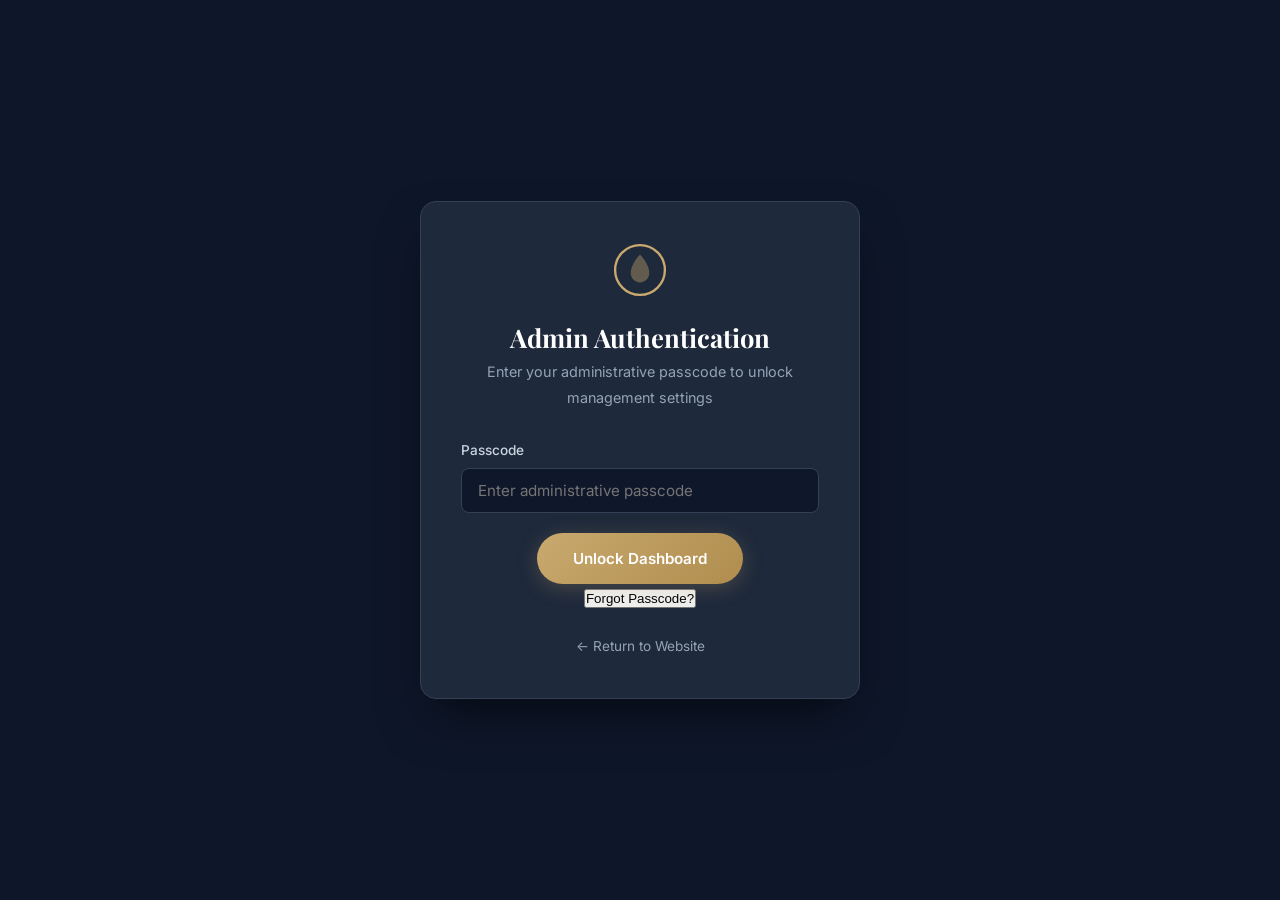
<file: admin.html>
<!DOCTYPE html>
<html lang="en">

<head>
  <meta charset="UTF-8">
  <meta name="viewport" content="width=device-width, initial-scale=1.0">
  <meta name="robots" content="noindex, nofollow">
  <title>Admin Dashboard — Management Control Panel</title>

  <!-- Fonts -->
  <link rel="preconnect" href="https://fonts.googleapis.com">
  <link rel="preconnect" href="https://fonts.gstatic.com" crossorigin>
  <link
    href="https://fonts.googleapis.com/css2?family=Inter:wght@400;500;600;700&family=Playfair+Display:wght@500;600;700&display=swap"
    rel="stylesheet">

  <!-- Main Stylesheet & Admin Styles -->
  <link rel="stylesheet" href="styles.css">
</head>

<body class="admin-body">

  <!-- Authentication Modal Overlay -->
  <div class="admin-auth-overlay" id="admin-auth-overlay">
    <div class="admin-auth-card">
      <div class="admin-auth-logo">
        <svg viewBox="0 0 36 36" fill="none">
          <circle cx="18" cy="18" r="16" stroke="currentColor" stroke-width="1.5" />
          <path d="M18 8C18 8 12 14 12 20C12 23.3 14.7 26 18 26C21.3 26 24 23.3 24 20C24 14 18 8 18 8Z"
            fill="currentColor" opacity="0.4" />
        </svg>
        <h2>Admin Authentication</h2>
        <p>Enter your administrative passcode to unlock management settings</p>
      </div>
      <form id="admin-login-form">
        <div class="form-group">
          <label for="admin-passcode">Passcode</label>
          <input type="password" id="admin-passcode" placeholder="Enter administrative passcode" required autocomplete="current-password">
          <div class="auth-error" id="auth-error" style="display: none;">Invalid passcode. Access denied.</div>
        </div>
        <button type="submit" class="btn btn--primary btn--full">Unlock Dashboard</button>
      </form>
      
      <!-- Forgot / Reset Passcode Link & Modal Container -->
      <div class="auth-reset-link">
        <button type="button" id="toggle-reset-btn" class="btn-link">Forgot Passcode?</button>
      </div>

      <form id="admin-reset-form" style="display: none; margin-top: 16px; text-align: left; border-top: 1px solid #334155; padding-top: 16px;">
        <div class="form-group">
          <label for="reset-master-key">Master Security Key (Default: <code>RESET2026</code>)</label>
          <input type="password" id="reset-master-key" placeholder="Enter Master Security Key" required>
        </div>
        <div class="form-group">
          <label for="reset-new-pass">New Passcode</label>
          <input type="password" id="reset-new-pass" placeholder="New passcode (min 6 chars)" required>
        </div>
        <button type="submit" class="btn btn--secondary btn--full btn--small">Reset Passcode Now</button>
        <div class="auth-error" id="reset-error" style="display: none; margin-top: 8px;">Invalid Master Security Key.</div>
        <div class="auth-success" id="reset-success" style="display: none; color: #10b981; font-size: 0.85rem; margin-top: 8px;">Passcode reset successfully! You can now log in.</div>
      </form>

      <div class="auth-footer-note">
        <a href="index.html">← Return to Website</a>
      </div>
    </div>
  </div>

  <!-- Admin Main Dashboard Wrapper (Hidden until passcode is verified) -->
  <div class="admin-wrapper" id="admin-wrapper" style="display: none;">
    
    <!-- Sidebar Header -->
    <header class="admin-header">
      <div class="container admin-header-content">
        <div class="admin-brand">
          <svg viewBox="0 0 36 36" fill="none" class="brand-icon">
            <circle cx="18" cy="18" r="16" stroke="currentColor" stroke-width="1.5" />
            <path d="M18 8C18 8 12 14 12 20C12 23.3 14.7 26 18 26C21.3 26 24 23.3 24 20C24 14 18 8 18 8Z"
              fill="currentColor" opacity="0.6" />
          </svg>
          <div>
            <h1>Admin Control Panel</h1>
            <span>Manage Public Information, Brand Name & Booking Settings</span>
          </div>
        </div>
        <div class="admin-header-actions">
          <a href="index.html" target="_blank" class="btn btn--secondary btn--small">🌐 Open Website</a>
          <button id="admin-logout-btn" class="btn btn--outline btn--small">Lock Session</button>
        </div>
      </div>
    </header>

    <!-- Main Content Container -->
    <main class="container admin-main">
      
      <!-- Top Action Alert Bar -->
      <div class="admin-status-toast" id="admin-status-toast" style="display: none;">
        <span id="toast-message">Settings saved successfully!</span>
      </div>

      <!-- Navigation Tabs -->
      <nav class="admin-tabs">
        <button class="admin-tab active" data-tab="tab-brand">🏨 Centre Name & Contact</button>
        <button class="admin-tab" data-tab="tab-promo">🏷️ Announcement Banner</button>
        <button class="admin-tab" data-tab="tab-hero">📊 Hero & Stat Numbers</button>
        <button class="admin-tab" data-tab="tab-pricing">💆 Services & Pricing</button>
        <button class="admin-tab" data-tab="tab-security">🔒 Security & Passcode</button>
      </nav>

      <!-- TAB 1: BRAND NAME & CONTACT -->
      <section class="admin-tab-content active" id="tab-brand">
        <div class="admin-card">
          <div class="admin-card-header">
            <h3>Centre / Business Name & Contact Info</h3>
            <p>Change the name of your Spa/Centre and update contact details visible to customers.</p>
          </div>
          <div class="form-group">
            <label for="cfg-brand-name">Centre / Spa Name</label>
            <input type="text" id="cfg-brand-name" placeholder="e.g. Serenity Spa (or any name you choose)">
            <small>This name updates the website header logo, titles, footer branding, and meta text instantly.</small>
          </div>
          <hr class="admin-divider">
          <div class="admin-grid-2">
            <div class="form-group">
              <label for="cfg-whatsapp">WhatsApp Phone Number (with Country Code)</label>
              <input type="text" id="cfg-whatsapp" placeholder="e.g. 966501234567">
              <small>Digits only without '+' or spaces (e.g., <code>966501234567</code> for Saudi Arabia).</small>
            </div>
            <div class="form-group">
              <label for="cfg-phone-display">Display Phone Number</label>
              <input type="text" id="cfg-phone-display" placeholder="e.g. +966 50 123 4567">
              <small>Formatted phone number shown on the site.</small>
            </div>
            <div class="form-group">
              <label for="cfg-address">Business Address / Location</label>
              <input type="text" id="cfg-address" placeholder="e.g. Olaya Street, Riyadh, Saudi Arabia">
            </div>
            <div class="form-group">
              <label for="cfg-hours">Operating Hours</label>
              <input type="text" id="cfg-hours" placeholder="e.g. Daily: 10 AM – 12 AM">
            </div>
          </div>
        </div>
      </section>

      <!-- TAB 2: PROMO ANNOUNCEMENT BANNER -->
      <section class="admin-tab-content" id="tab-promo">
        <div class="admin-card">
          <div class="admin-card-header">
            <h3>Top Announcement & Special Offer Banner</h3>
            <p>Highlight special discounts, holiday offers, or announcements at the very top of the site.</p>
          </div>
          <div class="form-group flex-checkbox">
            <label class="toggle-switch">
              <input type="checkbox" id="cfg-promo-enable">
              <span class="slider"></span>
            </label>
            <span>Enable Announcement Banner on Website</span>
          </div>
          <div class="form-group">
            <label for="cfg-promo-text">Banner Announcement Text</label>
            <textarea id="cfg-promo-text" rows="3" placeholder="e.g. 🎉 Special Offer: Get 20% OFF on Swedish & Deep Tissue Massages this week! Book via WhatsApp."></textarea>
          </div>
        </div>
      </section>

      <!-- TAB 3: HERO & STAT NUMBERS -->
      <section class="admin-tab-content" id="tab-hero">
        <div class="admin-card">
          <div class="admin-card-header">
            <h3>Hero Headline & Animated Counter Stats</h3>
            <p>Customize hero titles and the four numerical achievements shown on the homepage.</p>
          </div>
          <div class="form-group">
            <label for="cfg-hero-title">Hero Main Title (HTML allowed for highlighted words)</label>
            <input type="text" id="cfg-hero-title" placeholder="Professional <span>Massage Services</span> in Riyadh">
          </div>
          <div class="form-group">
            <label for="cfg-hero-desc">Hero Description</label>
            <textarea id="cfg-hero-desc" rows="2"></textarea>
          </div>
          <hr class="admin-divider">
          <h4>Hero Animated Stat Numbers</h4>
          <div class="admin-grid-2">
            <div class="form-group">
              <label for="cfg-stat-clients">Happy Clients Target Count</label>
              <input type="number" id="cfg-stat-clients" placeholder="5000">
            </div>
            <div class="form-group">
              <label for="cfg-stat-years">Years Experience</label>
              <input type="number" id="cfg-stat-years" placeholder="10">
            </div>
            <div class="form-group">
              <label for="cfg-stat-therapists">Expert Therapists</label>
              <input type="number" id="cfg-stat-therapists" placeholder="15">
            </div>
          <hr class="admin-divider">
          <h4>About Us Section Content</h4>
          <div class="form-group">
            <label for="cfg-about-title">About Us Headline</label>
            <input type="text" id="cfg-about-title" placeholder="Riyadh's Premier Wellness & Massage Destination">
          </div>
          <div class="form-group">
            <label for="cfg-about-desc">About Us Main Description</label>
            <textarea id="cfg-about-desc" rows="3" placeholder="Enter About Us paragraph..."></textarea>
          </div>
        </div>
      </section>

      <!-- TAB 4: SERVICES & PRICING -->
      <section class="admin-tab-content" id="tab-pricing">
        <div class="admin-card">
          <div class="admin-card-header">
            <h3>Massage Services Titles, Descriptions, Prices & Images</h3>
            <p>Full control over service titles, descriptions, pricing numbers (SAR), and service image paths/URLs.</p>
          </div>
          <div class="admin-grid-2">
            <div class="form-group">
              <label for="cfg-title-swedish">Swedish Massage Title</label>
              <input type="text" id="cfg-title-swedish" placeholder="Swedish Relaxation Massage">
            </div>
            <div class="form-group">
              <label for="cfg-desc-swedish">Swedish Massage Description</label>
              <input type="text" id="cfg-desc-swedish" placeholder="Gentle, long gliding strokes...">
            </div>
            <div class="form-group">
              <label for="cfg-price-swedish">Swedish Price (SAR)</label>
              <input type="text" id="cfg-price-swedish" placeholder="250 SAR / 60 min">
            </div>
            <div class="form-group">
              <label for="cfg-img-swedish">Swedish Image (Path / URL)</label>
              <input type="text" id="cfg-img-swedish" placeholder="images/swedish.png">
            </div>

            <div class="form-group">
              <label for="cfg-title-deeptissue">Deep Tissue Title</label>
              <input type="text" id="cfg-title-deeptissue" placeholder="Deep Tissue Therapy">
            </div>
            <div class="form-group">
              <label for="cfg-desc-deeptissue">Deep Tissue Description</label>
              <input type="text" id="cfg-desc-deeptissue" placeholder="Targets deep muscle layers...">
            </div>
            <div class="form-group">
              <label for="cfg-price-deeptissue">Deep Tissue Price (SAR)</label>
              <input type="text" id="cfg-price-deeptissue" placeholder="300 SAR / 60 min">
            </div>
            <div class="form-group">
              <label for="cfg-img-deeptissue">Deep Tissue Image (Path / URL)</label>
              <input type="text" id="cfg-img-deeptissue" placeholder="images/deep-tissue.png">
            </div>

            <div class="form-group">
              <label for="cfg-title-thai">Thai Massage Title</label>
              <input type="text" id="cfg-title-thai" placeholder="Traditional Thai Massage">
            </div>
            <div class="form-group">
              <label for="cfg-desc-thai">Thai Massage Description</label>
              <input type="text" id="cfg-desc-thai" placeholder="Invigorating combination of rhythmic pressing...">
            </div>
            <div class="form-group">
              <label for="cfg-price-thai">Thai Massage Price (SAR)</label>
              <input type="text" id="cfg-price-thai" placeholder="280 SAR / 60 min">
            </div>
            <div class="form-group">
              <label for="cfg-img-thai">Thai Massage Image (Path / URL)</label>
              <input type="text" id="cfg-img-thai" placeholder="images/thai.png">
            </div>

            <div class="form-group">
              <label for="cfg-title-sports">Sports Massage Title</label>
              <input type="text" id="cfg-title-sports" placeholder="Sports Recovery Massage">
            </div>
            <div class="form-group">
              <label for="cfg-desc-sports">Sports Massage Description</label>
              <input type="text" id="cfg-desc-sports" placeholder="Tailored for active individuals...">
            </div>
            <div class="form-group">
              <label for="cfg-price-sports">Sports Massage Price (SAR)</label>
              <input type="text" id="cfg-price-sports" placeholder="280 SAR / 60 min">
            </div>
            <div class="form-group">
              <label for="cfg-img-sports">Sports Massage Image (Path / URL)</label>
              <input type="text" id="cfg-img-sports" placeholder="images/sports.png">
            </div>

            <div class="form-group">
              <label for="cfg-title-couples">Couples Package Title</label>
              <input type="text" id="cfg-title-couples" placeholder="Couples Massage Package">
            </div>
            <div class="form-group">
              <label for="cfg-desc-couples">Couples Package Description</label>
              <input type="text" id="cfg-desc-couples" placeholder="Share a relaxing side-by-side session...">
            </div>
            <div class="form-group">
              <label for="cfg-price-couples">Couples Package Price (SAR)</label>
              <input type="text" id="cfg-price-couples" placeholder="550 SAR / 90 min">
            </div>
            <div class="form-group">
              <label for="cfg-img-couples">Couples Package Image (Path / URL)</label>
              <input type="text" id="cfg-img-couples" placeholder="images/couples.png">
            </div>
          </div>
        </div>
      </section>

      <!-- TAB 5: SECURITY -->
      <section class="admin-tab-content" id="tab-security">
        <div class="admin-card">
          <div class="admin-card-header">
            <h3>Change Admin Passcode</h3>
            <p>Update your secret administrative passcode for accessing this control panel.</p>
          </div>
          <div class="admin-grid-2">
            <div class="form-group">
          <hr class="admin-divider">
          <div class="admin-card-header">
            <h3>☁️ Cloud Database & Realtime Live Sync</h3>
            <p>Sync all passcode, Centre Name, service images, and pricing changes instantly across all devices worldwide.</p>
          </div>
          <div class="admin-grid-2">
            <div class="form-group">
              <label for="cfg-cloud-bin-id">Cloud Database Bin ID</label>
              <input type="text" id="cfg-cloud-bin-id" placeholder="Auto-configured cloud database">
            </div>
            <div class="form-group">
              <label for="cfg-cloud-master-key">Cloud Access Key</label>
              <input type="password" id="cfg-cloud-master-key" placeholder="Auto-configured access key">
            </div>
          </div>
        </div>
      </section>

      <!-- Floating Bottom Sticky Actions Bar -->
      <div class="admin-save-bar">
        <div class="save-bar-info">
          <button id="admin-reset-btn" class="btn btn--outline btn--small">🔄 Reset Defaults</button>
          <button id="admin-export-json-btn" class="btn btn--secondary btn--small" style="margin-left: 10px;">📥 Export site_config.json</button>
        </div>
        <button id="admin-save-btn" class="btn btn--primary">💾 Save All Changes</button>
      </div>

    </main>
  </div>

  <script src="admin.js?v=2.0"></script>
</body>

</html>
</file>
<file: styles.css>
/* ===== CSS Variables & Design Tokens ===== */
:root {
  --color-white: #ffffff;
  --color-cream: #faf8f5;
  --color-beige: #f5efe6;
  --color-beige-dark: #e8ddd0;
  --color-gold: #c9a96e;
  --color-gold-light: #d4ba85;
  --color-gold-dark: #b08d4f;
  --color-green: #7a9e7e;
  --color-green-light: #a8c5ab;
  --color-green-dark: #5a7e5e;
  --color-dark: #2c2c2c;
  --color-dark-light: #3d3d3d;
  --color-gray: #6b6b6b;
  --color-gray-light: #9a9a9a;
  --color-gray-lighter: #d4d4d4;

  --font-heading: 'Playfair Display', Georgia, serif;
  --font-body: 'Inter', -apple-system, BlinkMacSystemFont, sans-serif;

  --shadow-sm: 0 2px 8px rgba(0,0,0,0.06);
  --shadow-md: 0 4px 20px rgba(0,0,0,0.08);
  --shadow-lg: 0 8px 40px rgba(0,0,0,0.12);
  --shadow-xl: 0 16px 60px rgba(0,0,0,0.15);
  --shadow-gold: 0 4px 20px rgba(201,169,110,0.25);

  --radius-sm: 8px;
  --radius-md: 16px;
  --radius-lg: 24px;
  --radius-xl: 32px;

  --transition-fast: 0.2s ease;
  --transition-normal: 0.3s ease;
  --transition-slow: 0.5s ease;
  --transition-spring: 0.4s cubic-bezier(0.34, 1.56, 0.64, 1);

  --max-width: 1280px;
  --section-padding: 100px 0;
}

/* ===== Reset & Base ===== */
*, *::before, *::after {
  margin: 0;
  padding: 0;
  box-sizing: border-box;
}

html {
  scroll-behavior: smooth;
  font-size: 16px;
  -webkit-font-smoothing: antialiased;
  -moz-osx-font-smoothing: grayscale;
}

body {
  font-family: var(--font-body);
  color: var(--color-dark);
  background-color: var(--color-white);
  line-height: 1.7;
  overflow-x: hidden;
}

img {
  max-width: 100%;
  height: auto;
  display: block;
}

a {
  text-decoration: none;
  color: inherit;
  transition: color var(--transition-fast);
}

ul { list-style: none; }

.container {
  width: 100%;
  max-width: var(--max-width);
  margin: 0 auto;
  padding: 0 24px;
}

/* ===== Typography ===== */
h1, h2, h3, h4, h5, h6 {
  font-family: var(--font-heading);
  font-weight: 700;
  line-height: 1.2;
  color: var(--color-dark);
}

h1 { font-size: clamp(2.5rem, 5vw, 4rem); }
h2 { font-size: clamp(2rem, 4vw, 3rem); }
h3 { font-size: clamp(1.25rem, 2.5vw, 1.5rem); }
h4 { font-size: clamp(1.1rem, 2vw, 1.25rem); }

p {
  color: var(--color-gray);
  font-size: 1rem;
  line-height: 1.8;
}

/* ===== Section Styles ===== */
.section {
  padding: var(--section-padding);
  position: relative;
}

.section--cream {
  background-color: var(--color-cream);
}

.section--beige {
  background-color: var(--color-beige);
}

.section--dark {
  background-color: var(--color-dark);
}

.section-header {
  text-align: center;
  max-width: 700px;
  margin: 0 auto 60px;
}

.section-label {
  display: inline-block;
  font-family: var(--font-body);
  font-size: 0.8rem;
  font-weight: 600;
  letter-spacing: 3px;
  text-transform: uppercase;
  color: var(--color-gold);
  margin-bottom: 16px;
  position: relative;
}

.section-label::before,
.section-label::after {
  content: '';
  display: inline-block;
  width: 30px;
  height: 1px;
  background: var(--color-gold);
  vertical-align: middle;
  margin: 0 12px;
}

.section-title {
  margin-bottom: 20px;
}

.section-subtitle {
  font-size: 1.05rem;
  color: var(--color-gray);
  max-width: 600px;
  margin: 0 auto;
}

/* ===== Buttons ===== */
.btn {
  display: inline-flex;
  align-items: center;
  gap: 10px;
  padding: 16px 36px;
  border-radius: 50px;
  font-family: var(--font-body);
  font-size: 0.95rem;
  font-weight: 600;
  cursor: pointer;
  border: none;
  transition: all var(--transition-normal);
  position: relative;
  overflow: hidden;
  white-space: nowrap;
}

.btn::before {
  content: '';
  position: absolute;
  top: 0;
  left: -100%;
  width: 100%;
  height: 100%;
  background: linear-gradient(90deg, transparent, rgba(255,255,255,0.2), transparent);
  transition: left var(--transition-slow);
}

.btn:hover::before {
  left: 100%;
}

.btn--primary {
  background: linear-gradient(135deg, var(--color-gold), var(--color-gold-dark));
  color: var(--color-white);
  box-shadow: var(--shadow-gold);
}

.btn--primary:hover {
  transform: translateY(-3px);
  box-shadow: 0 8px 30px rgba(201,169,110,0.4);
}

.btn--secondary {
  background: transparent;
  color: var(--color-white);
  border: 2px solid rgba(255,255,255,0.4);
}

.btn--secondary:hover {
  background: rgba(255,255,255,0.1);
  border-color: var(--color-white);
  transform: translateY(-3px);
}

.btn--outline {
  background: transparent;
  color: var(--color-gold);
  border: 2px solid var(--color-gold);
}

.btn--outline:hover {
  background: var(--color-gold);
  color: var(--color-white);
  transform: translateY(-3px);
  box-shadow: var(--shadow-gold);
}

.btn--whatsapp {
  background: #25D366;
  color: var(--color-white);
}

.btn--whatsapp:hover {
  background: #1da851;
  transform: translateY(-3px);
  box-shadow: 0 8px 30px rgba(37,211,102,0.35);
}

.btn--small {
  padding: 12px 24px;
  font-size: 0.85rem;
}

.btn svg {
  width: 20px;
  height: 20px;
  flex-shrink: 0;
}

/* ===== Navigation ===== */
.navbar {
  position: fixed;
  top: 0;
  left: 0;
  width: 100%;
  z-index: 1000;
  padding: 20px 0;
  transition: all var(--transition-normal);
}

.navbar.scrolled {
  background: rgba(255,255,255,0.97);
  backdrop-filter: blur(20px);
  -webkit-backdrop-filter: blur(20px);
  box-shadow: 0 2px 30px rgba(0,0,0,0.08);
  padding: 12px 0;
}

.navbar .container {
  display: flex;
  align-items: center;
  justify-content: space-between;
}

.navbar-logo {
  display: flex;
  align-items: center;
  gap: 10px;
  font-family: var(--font-heading);
  font-size: 1.5rem;
  font-weight: 700;
  color: var(--color-white);
  transition: color var(--transition-normal);
}

.navbar.scrolled .navbar-logo {
  color: var(--color-dark);
}

.navbar-logo svg {
  width: 36px;
  height: 36px;
}

.navbar-logo span {
  background: linear-gradient(135deg, var(--color-gold), var(--color-gold-light));
  -webkit-background-clip: text;
  -webkit-text-fill-color: transparent;
  background-clip: text;
}

.navbar-menu {
  display: flex;
  align-items: center;
  gap: 32px;
}

.navbar-link {
  font-size: 0.9rem;
  font-weight: 500;
  color: rgba(255,255,255,0.85);
  position: relative;
  padding: 4px 0;
  transition: color var(--transition-fast);
}

.navbar.scrolled .navbar-link {
  color: var(--color-gray);
}

.navbar-link::after {
  content: '';
  position: absolute;
  bottom: -2px;
  left: 0;
  width: 0;
  height: 2px;
  background: var(--color-gold);
  transition: width var(--transition-normal);
  border-radius: 2px;
}

.navbar-link:hover,
.navbar-link.active {
  color: var(--color-gold);
}

.navbar-link:hover::after,
.navbar-link.active::after {
  width: 100%;
}

.navbar-cta {
  display: none;
}

.navbar-toggle {
  display: none;
  flex-direction: column;
  gap: 5px;
  cursor: pointer;
  padding: 8px;
  background: none;
  border: none;
}

.navbar-toggle span {
  display: block;
  width: 24px;
  height: 2px;
  background: var(--color-white);
  transition: all var(--transition-normal);
  border-radius: 2px;
}

.navbar.scrolled .navbar-toggle span {
  background: var(--color-dark);
}

/* ===== Hero Section ===== */
.hero {
  position: relative;
  min-height: 100vh;
  display: flex;
  align-items: center;
  overflow: hidden;
}

.hero-bg {
  position: absolute;
  inset: 0;
  z-index: 0;
}

.hero-bg img {
  width: 100%;
  height: 100%;
  object-fit: cover;
}

.hero-overlay {
  position: absolute;
  inset: 0;
  background: linear-gradient(
    135deg,
    rgba(20,20,20,0.75) 0%,
    rgba(20,20,20,0.55) 40%,
    rgba(44,44,44,0.45) 100%
  );
  z-index: 1;
}

.hero-content {
  position: relative;
  z-index: 2;
  max-width: 720px;
  padding: 120px 0;
}

.hero-badge {
  display: inline-flex;
  align-items: center;
  gap: 8px;
  background: rgba(201,169,110,0.15);
  border: 1px solid rgba(201,169,110,0.3);
  padding: 8px 20px;
  border-radius: 50px;
  font-size: 0.8rem;
  font-weight: 600;
  letter-spacing: 1.5px;
  text-transform: uppercase;
  color: var(--color-gold-light);
  margin-bottom: 28px;
  backdrop-filter: blur(10px);
}

.hero-badge svg {
  width: 16px;
  height: 16px;
}

.hero-title {
  color: var(--color-white);
  margin-bottom: 24px;
  font-size: clamp(2.8rem, 6vw, 4.2rem);
  line-height: 1.1;
}

.hero-title span {
  background: linear-gradient(135deg, var(--color-gold), var(--color-gold-light));
  -webkit-background-clip: text;
  -webkit-text-fill-color: transparent;
  background-clip: text;
}

.hero-description {
  font-size: 1.15rem;
  color: rgba(255,255,255,0.8);
  margin-bottom: 40px;
  max-width: 560px;
  line-height: 1.8;
}

.hero-buttons {
  display: flex;
  flex-wrap: wrap;
  gap: 16px;
  margin-bottom: 48px;
}

.hero-stats {
  display: flex;
  gap: 40px;
  padding-top: 32px;
  border-top: 1px solid rgba(255,255,255,0.1);
}

.hero-stat {
  text-align: center;
}

.hero-stat-number {
  font-family: var(--font-heading);
  font-size: 2.2rem;
  font-weight: 700;
  color: var(--color-gold);
  line-height: 1;
  margin-bottom: 4px;
}

.hero-stat-label {
  font-size: 0.8rem;
  color: rgba(255,255,255,0.6);
  text-transform: uppercase;
  letter-spacing: 1px;
}

/* ===== About Section ===== */
.about-grid {
  display: grid;
  grid-template-columns: 1fr 1fr;
  gap: 60px;
  align-items: center;
}

.about-image-wrapper {
  position: relative;
}

.about-image {
  border-radius: var(--radius-lg);
  overflow: hidden;
  box-shadow: var(--shadow-lg);
}

.about-image img {
  width: 100%;
  height: 500px;
  object-fit: cover;
  transition: transform var(--transition-slow);
}

.about-image:hover img {
  transform: scale(1.03);
}

.about-experience-badge {
  position: absolute;
  bottom: -20px;
  right: -20px;
  background: linear-gradient(135deg, var(--color-gold), var(--color-gold-dark));
  color: var(--color-white);
  padding: 24px;
  border-radius: var(--radius-md);
  text-align: center;
  box-shadow: var(--shadow-lg);
}

.about-experience-badge .number {
  font-family: var(--font-heading);
  font-size: 2.5rem;
  font-weight: 700;
  display: block;
  line-height: 1;
}

.about-experience-badge .text {
  font-size: 0.8rem;
  font-weight: 600;
  text-transform: uppercase;
  letter-spacing: 1px;
  margin-top: 4px;
}

.about-content .section-label {
  text-align: left;
}

.about-content .section-label::before {
  display: none;
}

.about-content h2 {
  margin-bottom: 20px;
}

.about-text {
  margin-bottom: 32px;
}

.about-features {
  display: grid;
  grid-template-columns: 1fr 1fr;
  gap: 16px;
  margin-bottom: 32px;
}

.about-feature {
  display: flex;
  align-items: center;
  gap: 12px;
  padding: 12px 16px;
  background: var(--color-white);
  border-radius: var(--radius-sm);
  box-shadow: var(--shadow-sm);
  transition: all var(--transition-normal);
}

.about-feature:hover {
  transform: translateY(-2px);
  box-shadow: var(--shadow-md);
}

.about-feature-icon {
  width: 40px;
  height: 40px;
  display: flex;
  align-items: center;
  justify-content: center;
  background: linear-gradient(135deg, rgba(201,169,110,0.1), rgba(201,169,110,0.05));
  border-radius: 10px;
  flex-shrink: 0;
}

.about-feature-icon svg {
  width: 20px;
  height: 20px;
  color: var(--color-gold);
}

.about-feature span {
  font-size: 0.9rem;
  font-weight: 500;
  color: var(--color-dark);
}

/* ===== Services Section ===== */
.services-grid {
  display: grid;
  grid-template-columns: repeat(auto-fill, minmax(280px, 1fr));
  gap: 30px;
}

.service-card {
  background: var(--color-white);
  border-radius: var(--radius-md);
  overflow: hidden;
  box-shadow: var(--shadow-sm);
  transition: all var(--transition-normal);
  border: 1px solid rgba(0,0,0,0.04);
}

.service-card:hover {
  transform: translateY(-8px);
  box-shadow: var(--shadow-lg);
}

.service-card-image {
  position: relative;
  height: 200px;
  overflow: hidden;
}

.service-card-image img {
  width: 100%;
  height: 100%;
  object-fit: cover;
  transition: transform var(--transition-slow);
}

.service-card:hover .service-card-image img {
  transform: scale(1.08);
}

.service-card-badge {
  position: absolute;
  top: 12px;
  right: 12px;
  background: rgba(201,169,110,0.9);
  backdrop-filter: blur(8px);
  color: var(--color-white);
  padding: 4px 14px;
  border-radius: 50px;
  font-size: 0.75rem;
  font-weight: 600;
}

.service-card-body {
  padding: 24px;
}

.service-card-title {
  font-family: var(--font-heading);
  font-size: 1.2rem;
  margin-bottom: 10px;
  color: var(--color-dark);
}

.service-card-desc {
  font-size: 0.9rem;
  color: var(--color-gray);
  margin-bottom: 16px;
  line-height: 1.6;
}

.service-card-meta {
  display: flex;
  justify-content: space-between;
  align-items: center;
  padding-top: 16px;
  border-top: 1px solid var(--color-beige);
  margin-bottom: 16px;
}

.service-card-duration,
.service-card-price {
  display: flex;
  align-items: center;
  gap: 6px;
  font-size: 0.85rem;
  color: var(--color-gray);
}

.service-card-duration svg,
.service-card-price svg {
  width: 16px;
  height: 16px;
  color: var(--color-gold);
}

.service-card-price {
  font-weight: 600;
  color: var(--color-gold-dark);
}

.service-card .btn {
  width: 100%;
  justify-content: center;
}

/* ===== Pricing Section ===== */
.pricing-grid {
  display: grid;
  grid-template-columns: repeat(3, 1fr);
  gap: 30px;
  max-width: 1000px;
  margin: 0 auto;
}

.pricing-card {
  background: var(--color-white);
  border-radius: var(--radius-lg);
  padding: 40px 32px;
  text-align: center;
  box-shadow: var(--shadow-sm);
  border: 1px solid rgba(0,0,0,0.04);
  transition: all var(--transition-normal);
  position: relative;
}

.pricing-card:hover {
  transform: translateY(-8px);
  box-shadow: var(--shadow-lg);
}

.pricing-card--featured {
  background: linear-gradient(135deg, var(--color-dark), var(--color-dark-light));
  border: 2px solid var(--color-gold);
  transform: scale(1.05);
}

.pricing-card--featured:hover {
  transform: scale(1.05) translateY(-8px);
}

.pricing-popular-badge {
  position: absolute;
  top: -14px;
  left: 50%;
  transform: translateX(-50%);
  background: linear-gradient(135deg, var(--color-gold), var(--color-gold-dark));
  color: var(--color-white);
  padding: 6px 24px;
  border-radius: 50px;
  font-size: 0.75rem;
  font-weight: 700;
  letter-spacing: 1px;
  text-transform: uppercase;
  white-space: nowrap;
}

.pricing-duration {
  font-family: var(--font-heading);
  font-size: 1.3rem;
  color: var(--color-dark);
  margin-bottom: 8px;
}

.pricing-card--featured .pricing-duration {
  color: var(--color-white);
}

.pricing-price {
  font-family: var(--font-heading);
  font-size: 3rem;
  font-weight: 700;
  color: var(--color-gold);
  line-height: 1;
  margin-bottom: 8px;
}

.pricing-price .currency {
  font-size: 1.2rem;
  vertical-align: super;
}

.pricing-period {
  font-size: 0.85rem;
  color: var(--color-gray-light);
  margin-bottom: 28px;
}

.pricing-card--featured .pricing-period {
  color: rgba(255,255,255,0.5);
}

.pricing-features {
  text-align: left;
  margin-bottom: 32px;
}

.pricing-feature {
  display: flex;
  align-items: center;
  gap: 12px;
  padding: 10px 0;
  border-bottom: 1px solid rgba(0,0,0,0.05);
  font-size: 0.9rem;
  color: var(--color-gray);
}

.pricing-card--featured .pricing-feature {
  color: rgba(255,255,255,0.7);
  border-bottom-color: rgba(255,255,255,0.08);
}

.pricing-feature svg {
  width: 18px;
  height: 18px;
  color: var(--color-green);
  flex-shrink: 0;
}

.pricing-card .btn {
  width: 100%;
  justify-content: center;
}

/* ===== Why Choose Us ===== */
.features-grid {
  display: grid;
  grid-template-columns: repeat(4, 1fr);
  gap: 24px;
}

.feature-card {
  background: var(--color-white);
  border-radius: var(--radius-md);
  padding: 32px 24px;
  text-align: center;
  box-shadow: var(--shadow-sm);
  border: 1px solid rgba(0,0,0,0.04);
  transition: all var(--transition-normal);
}

.feature-card:hover {
  transform: translateY(-6px);
  box-shadow: var(--shadow-md);
  border-color: rgba(201,169,110,0.2);
}

.feature-icon {
  width: 64px;
  height: 64px;
  display: flex;
  align-items: center;
  justify-content: center;
  margin: 0 auto 20px;
  background: linear-gradient(135deg, rgba(201,169,110,0.12), rgba(201,169,110,0.04));
  border-radius: 16px;
  transition: all var(--transition-normal);
}

.feature-card:hover .feature-icon {
  background: linear-gradient(135deg, var(--color-gold), var(--color-gold-dark));
}

.feature-icon svg {
  width: 28px;
  height: 28px;
  color: var(--color-gold);
  transition: color var(--transition-normal);
}

.feature-card:hover .feature-icon svg {
  color: var(--color-white);
}

.feature-card h4 {
  margin-bottom: 10px;
  font-size: 1.05rem;
}

.feature-card p {
  font-size: 0.88rem;
  color: var(--color-gray);
  line-height: 1.6;
}

/* ===== Testimonials ===== */
.testimonials-grid {
  display: grid;
  grid-template-columns: repeat(3, 1fr);
  gap: 30px;
}

.testimonial-card {
  background: var(--color-white);
  border-radius: var(--radius-md);
  padding: 32px;
  box-shadow: var(--shadow-sm);
  border: 1px solid rgba(0,0,0,0.04);
  transition: all var(--transition-normal);
  position: relative;
}

.testimonial-card:hover {
  transform: translateY(-4px);
  box-shadow: var(--shadow-md);
}

.testimonial-quote {
  position: absolute;
  top: 20px;
  right: 24px;
  font-family: var(--font-heading);
  font-size: 4rem;
  color: rgba(201,169,110,0.15);
  line-height: 1;
}

.testimonial-stars {
  display: flex;
  gap: 4px;
  margin-bottom: 16px;
}

.testimonial-stars svg {
  width: 18px;
  height: 18px;
  color: #f5a623;
  fill: #f5a623;
}

.testimonial-text {
  font-size: 0.95rem;
  color: var(--color-gray);
  line-height: 1.7;
  margin-bottom: 24px;
  font-style: italic;
}

.testimonial-author {
  display: flex;
  align-items: center;
  gap: 14px;
}

.testimonial-avatar {
  width: 48px;
  height: 48px;
  border-radius: 50%;
  overflow: hidden;
  background: linear-gradient(135deg, var(--color-gold), var(--color-gold-light));
  display: flex;
  align-items: center;
  justify-content: center;
  font-family: var(--font-heading);
  font-size: 1.2rem;
  font-weight: 700;
  color: var(--color-white);
  flex-shrink: 0;
}

.testimonial-name {
  font-weight: 600;
  font-size: 0.95rem;
  color: var(--color-dark);
}

.testimonial-role {
  font-size: 0.8rem;
  color: var(--color-gray-light);
}

.testimonials-cta {
  text-align: center;
  margin-top: 48px;
}

/* ===== FAQ Section ===== */
.faq-container {
  max-width: 800px;
  margin: 0 auto;
}

.faq-item {
  background: var(--color-white);
  border-radius: var(--radius-md);
  margin-bottom: 12px;
  box-shadow: var(--shadow-sm);
  border: 1px solid rgba(0,0,0,0.04);
  overflow: hidden;
  transition: all var(--transition-normal);
}

.faq-item:hover {
  box-shadow: var(--shadow-md);
}

.faq-item.active {
  border-color: rgba(201,169,110,0.3);
}

.faq-question {
  display: flex;
  align-items: center;
  justify-content: space-between;
  gap: 16px;
  padding: 20px 24px;
  cursor: pointer;
  font-weight: 600;
  font-size: 1rem;
  color: var(--color-dark);
  background: none;
  border: none;
  width: 100%;
  text-align: left;
  font-family: var(--font-body);
  transition: color var(--transition-fast);
}

.faq-question:hover {
  color: var(--color-gold);
}

.faq-icon {
  width: 32px;
  height: 32px;
  display: flex;
  align-items: center;
  justify-content: center;
  background: var(--color-cream);
  border-radius: 50%;
  flex-shrink: 0;
  transition: all var(--transition-normal);
}

.faq-item.active .faq-icon {
  background: var(--color-gold);
  transform: rotate(180deg);
}

.faq-icon svg {
  width: 16px;
  height: 16px;
  color: var(--color-gold);
  transition: color var(--transition-normal);
}

.faq-item.active .faq-icon svg {
  color: var(--color-white);
}

.faq-answer {
  max-height: 0;
  overflow: hidden;
  transition: max-height var(--transition-normal);
}

.faq-answer-content {
  padding: 0 24px 20px;
  color: var(--color-gray);
  font-size: 0.95rem;
  line-height: 1.7;
}

/* ===== Contact Section ===== */
.contact-grid {
  display: grid;
  grid-template-columns: 1fr 1fr;
  gap: 40px;
}

.contact-info {
  display: flex;
  flex-direction: column;
  gap: 24px;
}

.contact-info-header h2 {
  margin-bottom: 12px;
}

.contact-info-header p {
  margin-bottom: 32px;
}

.contact-item {
  display: flex;
  align-items: flex-start;
  gap: 16px;
  padding: 20px;
  background: var(--color-white);
  border-radius: var(--radius-md);
  box-shadow: var(--shadow-sm);
  transition: all var(--transition-normal);
}

.contact-item:hover {
  transform: translateY(-2px);
  box-shadow: var(--shadow-md);
}

.contact-icon {
  width: 50px;
  height: 50px;
  display: flex;
  align-items: center;
  justify-content: center;
  background: linear-gradient(135deg, rgba(201,169,110,0.12), rgba(201,169,110,0.04));
  border-radius: 12px;
  flex-shrink: 0;
}

.contact-icon svg {
  width: 22px;
  height: 22px;
  color: var(--color-gold);
}

.contact-item-label {
  font-size: 0.8rem;
  color: var(--color-gray-light);
  text-transform: uppercase;
  letter-spacing: 1px;
  margin-bottom: 4px;
}

.contact-item-value {
  font-weight: 600;
  color: var(--color-dark);
  font-size: 1rem;
}

.contact-item-value a {
  color: var(--color-dark);
  transition: color var(--transition-fast);
}

.contact-item-value a:hover {
  color: var(--color-gold);
}

.contact-map {
  border-radius: var(--radius-lg);
  overflow: hidden;
  box-shadow: var(--shadow-md);
  height: 100%;
  min-height: 400px;
}

.contact-map iframe {
  width: 100%;
  height: 100%;
  border: none;
}

/* ===== Footer ===== */
.footer {
  background: var(--color-dark);
  color: rgba(255,255,255,0.7);
  padding: 80px 0 0;
}

.footer-grid {
  display: grid;
  grid-template-columns: 2fr 1fr 1fr 1.5fr;
  gap: 40px;
  padding-bottom: 60px;
  border-bottom: 1px solid rgba(255,255,255,0.08);
}

.footer-brand p {
  color: rgba(255,255,255,0.5);
  margin-top: 16px;
  font-size: 0.9rem;
  line-height: 1.7;
}

.footer-social {
  display: flex;
  gap: 12px;
  margin-top: 24px;
}

.footer-social a {
  width: 40px;
  height: 40px;
  display: flex;
  align-items: center;
  justify-content: center;
  background: rgba(255,255,255,0.08);
  border-radius: 10px;
  transition: all var(--transition-normal);
}

.footer-social a:hover {
  background: var(--color-gold);
  transform: translateY(-3px);
}

.footer-social svg {
  width: 18px;
  height: 18px;
  color: rgba(255,255,255,0.7);
}

.footer h4 {
  color: var(--color-white);
  font-family: var(--font-body);
  font-size: 0.9rem;
  font-weight: 700;
  text-transform: uppercase;
  letter-spacing: 1.5px;
  margin-bottom: 24px;
}

.footer-links li {
  margin-bottom: 12px;
}

.footer-links a {
  font-size: 0.9rem;
  color: rgba(255,255,255,0.5);
  transition: all var(--transition-fast);
}

.footer-links a:hover {
  color: var(--color-gold);
  padding-left: 4px;
}

.footer-contact-item {
  display: flex;
  align-items: flex-start;
  gap: 12px;
  margin-bottom: 16px;
  font-size: 0.9rem;
}

.footer-contact-item svg {
  width: 18px;
  height: 18px;
  color: var(--color-gold);
  margin-top: 3px;
  flex-shrink: 0;
}

.footer-bottom {
  padding: 24px 0;
  display: flex;
  justify-content: space-between;
  align-items: center;
  font-size: 0.85rem;
  color: rgba(255,255,255,0.35);
}

.footer-bottom-links {
  display: flex;
  gap: 24px;
}

.footer-bottom-links a {
  color: rgba(255,255,255,0.35);
  transition: color var(--transition-fast);
}

.footer-bottom-links a:hover {
  color: var(--color-gold);
}

.whatsapp-float {
  position: fixed;
  bottom: 28px;
  right: 28px;
  z-index: 999;
  transition: bottom 0.3s ease, transform 0.3s ease;
}

.whatsapp-float.footer-active {
  bottom: 100px;
}

.whatsapp-float a {
  display: flex;
  align-items: center;
  justify-content: center;
  width: 60px;
  height: 60px;
  background: #25D366;
  border-radius: 50%;
  box-shadow: 0 4px 20px rgba(37,211,102,0.4);
  transition: all var(--transition-normal);
  position: relative;
}

.whatsapp-float a:hover {
  transform: scale(1.1);
  box-shadow: 0 6px 30px rgba(37,211,102,0.5);
}

.whatsapp-float svg {
  width: 30px;
  height: 30px;
  color: white;
}

.whatsapp-float a::before {
  content: '';
  position: absolute;
  inset: -6px;
  border-radius: 50%;
  border: 2px solid rgba(37,211,102,0.3);
  animation: whatsapp-pulse 2s infinite;
}

@keyframes whatsapp-pulse {
  0% { transform: scale(1); opacity: 1; }
  100% { transform: scale(1.4); opacity: 0; }
}

.whatsapp-tooltip {
  position: absolute;
  right: 70px;
  top: 50%;
  transform: translateY(-50%);
  background: var(--color-white);
  color: var(--color-dark);
  padding: 10px 18px;
  border-radius: 10px;
  box-shadow: var(--shadow-md);
  font-size: 0.85rem;
  font-weight: 500;
  white-space: nowrap;
  opacity: 0;
  pointer-events: none;
  transition: all var(--transition-normal);
}

.whatsapp-float a:hover + .whatsapp-tooltip,
.whatsapp-tooltip:hover {
  opacity: 1;
  pointer-events: auto;
}

.whatsapp-tooltip::after {
  content: '';
  position: absolute;
  right: -6px;
  top: 50%;
  transform: translateY(-50%);
  border: 6px solid transparent;
  border-left-color: var(--color-white);
}

/* ===== Scroll Animations ===== */
.reveal {
  opacity: 0;
  transform: translateY(30px);
  transition: all 0.7s cubic-bezier(0.5, 0, 0, 1);
}

.reveal.revealed {
  opacity: 1;
  transform: translateY(0);
}

.reveal-left {
  opacity: 0;
  transform: translateX(-40px);
  transition: all 0.7s cubic-bezier(0.5, 0, 0, 1);
}

.reveal-left.revealed {
  opacity: 1;
  transform: translateX(0);
}

.reveal-right {
  opacity: 0;
  transform: translateX(40px);
  transition: all 0.7s cubic-bezier(0.5, 0, 0, 1);
}

.reveal-right.revealed {
  opacity: 1;
  transform: translateX(0);
}

.reveal-scale {
  opacity: 0;
  transform: scale(0.9);
  transition: all 0.7s cubic-bezier(0.5, 0, 0, 1);
}

.reveal-scale.revealed {
  opacity: 1;
  transform: scale(1);
}

/* ===== Responsive Styles ===== */
@media (max-width: 1200px) {
  .features-grid {
    grid-template-columns: repeat(2, 1fr);
  }
}

@media (max-width: 1024px) {
  :root {
    --section-padding: 80px 0;
  }

  .navbar-menu {
    position: fixed;
    top: 0;
    right: -100%;
    width: 300px;
    height: 100vh;
    background: var(--color-white);
    flex-direction: column;
    justify-content: center;
    gap: 24px;
    padding: 40px;
    box-shadow: var(--shadow-xl);
    transition: right var(--transition-normal);
    z-index: 1001;
  }

  .navbar-menu.open {
    right: 0;
  }

  .navbar-link {
    color: var(--color-gray) !important;
    font-size: 1.1rem;
  }

  .navbar-cta {
    display: inline-flex;
    margin-top: 16px;
  }

  .navbar-toggle {
    display: flex;
    z-index: 1002;
  }

  .navbar-overlay {
    display: none;
    position: fixed;
    inset: 0;
    background: rgba(0,0,0,0.5);
    z-index: 1000;
  }

  .navbar-overlay.show {
    display: block;
  }

  .pricing-grid {
    grid-template-columns: 1fr;
    max-width: 400px;
  }

  .pricing-card--featured {
    transform: none;
  }

  .pricing-card--featured:hover {
    transform: translateY(-8px);
  }

  .testimonials-grid {
    grid-template-columns: 1fr;
    max-width: 500px;
    margin: 0 auto;
  }
}

@media (max-width: 768px) {
  :root {
    --section-padding: 60px 0;
  }

  .about-grid {
    grid-template-columns: 1fr;
    gap: 40px;
  }

  .about-experience-badge {
    bottom: -16px;
    right: 16px;
  }

  .about-features {
    grid-template-columns: 1fr;
  }

  .services-grid {
    grid-template-columns: 1fr;
    max-width: 400px;
    margin: 0 auto;
  }

  .features-grid {
    grid-template-columns: 1fr;
    max-width: 400px;
    margin: 0 auto;
  }

  .contact-grid {
    grid-template-columns: 1fr;
  }

  .footer-grid {
    grid-template-columns: 1fr;
    gap: 32px;
  }

  .footer-bottom {
    flex-direction: column;
    gap: 12px;
    text-align: center;
  }

  .hero-stats {
    gap: 24px;
  }

  .hero-stat-number {
    font-size: 1.8rem;
  }

  .section-label::before,
  .section-label::after {
    width: 20px;
    margin: 0 8px;
  }
}

@media (max-width: 480px) {
  .container {
    padding: 0 16px;
  }

  .hero-content {
    padding: 100px 0 80px;
  }

  .hero-buttons {
    flex-direction: column;
  }

  .hero-buttons .btn {
    width: 100%;
    justify-content: center;
  }

  .hero-stats {
    flex-direction: column;
    gap: 16px;
    align-items: flex-start;
  }

  .hero-stat {
    text-align: left;
    display: flex;
    align-items: baseline;
    gap: 8px;
  }

  .btn {
    padding: 14px 28px;
  }

  .whatsapp-float {
    bottom: 20px;
    right: 20px;
  }

  .whatsapp-float a {
    width: 54px;
    height: 54px;
  }

  .whatsapp-tooltip {
    display: none;
  }
}

/* ===== Loading Animation ===== */
.page-loader {
  position: fixed;
  inset: 0;
  background: var(--color-white);
  display: flex;
  align-items: center;
  justify-content: center;
  z-index: 9999;
  transition: opacity 0.5s ease, visibility 0.5s ease;
}

.page-loader.loaded {
  opacity: 0;
  visibility: hidden;
}

.loader-spinner {
  width: 48px;
  height: 48px;
  border: 3px solid var(--color-beige);
  border-top-color: var(--color-gold);
  border-radius: 50%;
  animation: spin 0.8s linear infinite;
}

@keyframes spin {
  to { transform: rotate(360deg); }
}

/* ===== Back to Top ===== */
.back-to-top {
  position: fixed;
  bottom: 28px;
  left: 28px;
  width: 44px;
  height: 44px;
  display: flex;
  align-items: center;
  justify-content: center;
  background: var(--color-white);
  border: 1px solid var(--color-beige-dark);
  border-radius: 50%;
  box-shadow: var(--shadow-md);
  cursor: pointer;
  opacity: 0;
  visibility: hidden;
  transition: all var(--transition-normal);
  z-index: 998;
}

.back-to-top.visible {
  opacity: 1;
  visibility: visible;
}

.back-to-top:hover {
  background: var(--color-gold);
  border-color: var(--color-gold);
  transform: translateY(-3px);
}

.back-to-top svg {
  width: 20px;
  height: 20px;
  color: var(--color-gray);
  transition: color var(--transition-fast);
}

.back-to-top:hover svg {
  color: var(--color-white);
}

/* ===== Utility Classes ===== */
.text-center { text-align: center; }
.text-gold { color: var(--color-gold); }
.text-white { color: var(--color-white); }
.mb-0 { margin-bottom: 0; }
.mt-4 { margin-top: 32px; }

/* ===== Side Floating Promo Banner Widget ===== */
.side-promo-banner {
  position: fixed;
  bottom: 100px;
  right: 28px;
  width: 320px;
  max-width: calc(100vw - 40px);
  background: linear-gradient(135deg, #1e293b, #0f172a);
  border: 1px solid rgba(201, 169, 110, 0.4);
  border-radius: 16px;
  padding: 20px 24px 20px 20px;
  box-shadow: 0 20px 40px rgba(0, 0, 0, 0.4);
  z-index: 997;
  color: #ffffff;
  animation: slideInRight 0.5s cubic-bezier(0.16, 1, 0.3, 1);
  transition: all 0.3s ease;
}

@keyframes slideInRight {
  from {
    opacity: 0;
    transform: translateX(50px);
  }
  to {
    opacity: 1;
    transform: translateX(0);
  }
}

.side-promo-close {
  position: absolute;
  top: 10px;
  right: 14px;
  background: none;
  border: none;
  color: #94a3b8;
  font-size: 1.5rem;
  cursor: pointer;
  line-height: 1;
  transition: color 0.2s;
}

.side-promo-close:hover {
  color: #ffffff;
}

.side-promo-badge {
  display: inline-block;
  font-size: 0.75rem;
  font-weight: 700;
  text-transform: uppercase;
  letter-spacing: 1px;
  color: var(--color-gold);
  margin-bottom: 8px;
}

.side-promo-banner p {
  font-size: 0.9rem;
  line-height: 1.5;
  color: #f1f5f9;
  margin-bottom: 14px;
}

.side-promo-cta {
  width: 100%;
  justify-content: center;
  font-size: 0.85rem;
  padding: 10px 16px;
}

@media (max-width: 768px) {
  .side-promo-banner {
    bottom: 90px;
    right: 16px;
    left: 16px;
    width: auto;
  }
}

/* ===== Admin Panel Dashboard Styles ===== */
.admin-body {
  background: #0f172a;
  color: #f8fafc;
  font-family: var(--font-body);
  min-height: 100vh;
  margin: 0;
}

.admin-auth-overlay {
  position: fixed;
  inset: 0;
  background: rgba(15, 23, 42, 0.95);
  backdrop-filter: blur(10px);
  display: flex;
  align-items: center;
  justify-content: center;
  z-index: 10000;
  padding: 20px;
}

.admin-auth-card {
  background: #1e293b;
  border: 1px solid #334155;
  border-radius: 16px;
  padding: 40px;
  width: 100%;
  max-width: 440px;
  box-shadow: 0 25px 50px -12px rgba(0, 0, 0, 0.5);
  text-align: center;
}

.admin-auth-logo svg {
  width: 56px;
  height: 56px;
  color: var(--color-gold);
  margin-bottom: 16px;
}

.admin-auth-logo h2 {
  color: #fff;
  font-family: var(--font-heading);
  font-size: 1.6rem;
  margin-bottom: 6px;
}

.admin-auth-logo p {
  color: #94a3b8;
  font-size: 0.9rem;
  margin-bottom: 28px;
}

.admin-auth-card .form-group {
  text-align: left;
  margin-bottom: 20px;
}

.admin-auth-card label {
  display: block;
  font-size: 0.85rem;
  color: #cbd5e1;
  margin-bottom: 6px;
  font-weight: 500;
}

.admin-auth-card input[type="password"],
.admin-auth-card input[type="text"],
.admin-card input,
.admin-card textarea {
  width: 100%;
  padding: 12px 16px;
  background: #0f172a;
  border: 1px solid #334155;
  border-radius: 8px;
  color: #fff;
  font-size: 0.95rem;
  font-family: inherit;
  transition: border-color 0.2s, box-shadow 0.2s;
}

.admin-auth-card input:focus,
.admin-card input:focus,
.admin-card textarea:focus {
  outline: none;
  border-color: var(--color-gold);
  box-shadow: 0 0 0 3px rgba(201, 169, 110, 0.2);
}

.auth-error {
  color: #f87171;
  font-size: 0.85rem;
  margin-top: 6px;
}

.auth-footer-note {
  margin-top: 24px;
  font-size: 0.85rem;
}

.auth-footer-note a {
  color: #94a3b8;
  text-decoration: none;
}

.auth-footer-note a:hover {
  color: var(--color-gold);
}

/* Admin Dashboard Main Layout */
.admin-wrapper {
  min-height: 100vh;
  padding-bottom: 100px;
}

.admin-header {
  background: #1e293b;
  border-bottom: 1px solid #334155;
  padding: 20px 0;
  margin-bottom: 32px;
}

.admin-header-content {
  display: flex;
  align-items: center;
  justify-content: space-between;
  gap: 20px;

}

.admin-brand {
  display: flex;
  align-items: center;
  gap: 16px;
}

.brand-icon {
  width: 40px;
  height: 40px;
  color: var(--color-gold);
}

.admin-brand h1 {
  font-size: 1.4rem;
  font-family: var(--font-heading);
  color: #fff;
  margin: 0;
}

.admin-brand span {
  font-size: 0.85rem;
  color: #94a3b8;
}

.admin-header-actions {
  display: flex;
  gap: 12px;
}

/* Status Toast */
.admin-status-toast {
  background: #10b981;
  color: #fff;
  padding: 12px 20px;
  border-radius: 8px;
  margin-bottom: 24px;
  font-weight: 500;
  box-shadow: 0 10px 15px -3px rgba(0,0,0,0.3);
}

/* Tabs */
.admin-tabs {
  display: flex;
  flex-wrap: wrap;
  gap: 8px;
  margin-bottom: 28px;
  border-bottom: 1px solid #334155;
  padding-bottom: 12px;
}

.admin-tab {
  background: #1e293b;
  border: 1px solid #334155;
  color: #94a3b8;
  padding: 10px 20px;
  border-radius: 8px;
  cursor: pointer;
  font-size: 0.9rem;
  font-weight: 500;
  transition: all 0.2s;
}

.admin-tab:hover {
  color: #fff;
  border-color: #475569;
}

.admin-tab.active {
  background: var(--color-gold);
  color: #fff;
  border-color: var(--color-gold);
}

.admin-tab-content {
  display: none;
}

.admin-tab-content.active {
  display: block;
}

/* Cards */
.admin-card {
  background: #1e293b;
  border: 1px solid #334155;
  border-radius: 16px;
  padding: 32px;
  margin-bottom: 24px;
}

.admin-card-header h3 {
  color: #fff;
  font-size: 1.25rem;
  margin-bottom: 6px;
}

.admin-card-header p {
  color: #94a3b8;
  font-size: 0.9rem;
  margin-bottom: 24px;
}

.admin-grid-2 {
  display: grid;
  grid-template-columns: 1fr 1fr;
  gap: 20px;
}

@media (max-width: 768px) {
  .admin-grid-2 {
    grid-template-columns: 1fr;
  }
}

.admin-card .form-group {
  margin-bottom: 20px;
}

.admin-card label {
  display: block;
  font-size: 0.88rem;
  color: #cbd5e1;
  margin-bottom: 8px;
  font-weight: 500;
}

.admin-card small {
  display: block;
  margin-top: 6px;
  color: #64748b;
  font-size: 0.8rem;
}

.admin-divider {
  border: none;
  border-top: 1px solid #334155;
  margin: 28px 0;
}

/* Toggle Switch */
.flex-checkbox {
  display: flex;
  align-items: center;
  gap: 16px;
}

.toggle-switch {
  position: relative;
  display: inline-block;
  width: 52px;
  height: 28px;
}

.toggle-switch input {
  opacity: 0;
  width: 0;
  height: 0;
}

.slider {
  position: absolute;
  cursor: pointer;
  top: 0; left: 0; right: 0; bottom: 0;
  background-color: #334155;
  transition: .3s;
  border-radius: 28px;
}

.slider:before {
  position: absolute;
  content: "";
  height: 20px;
  width: 20px;
  left: 4px;
  bottom: 4px;
  background-color: white;
  transition: .3s;
  border-radius: 50%;
}

input:checked + .slider {
  background-color: var(--color-gold);
}

input:checked + .slider:before {
  transform: translateX(24px);
}

/* Sticky Save Bar */
.admin-save-bar {
  position: fixed;
  bottom: 0;
  left: 0;
  right: 0;
  background: #1e293b;
  border-top: 1px solid #334155;
  padding: 16px 32px;
  display: flex;
  align-items: center;
  justify-content: space-between;
  z-index: 999;
  box-shadow: 0 -10px 25px rgba(0,0,0,0.5);
}

.save-bar-info {
  font-size: 0.9rem;
  color: #94a3b8;
}

.btn--danger {
  background: #ef4444;
  color: #fff;
  border: none;
}

.btn--danger:hover {
  background: #dc2626;
}

.btn--outline {
  background: transparent;
  border: 1px solid #475569;
  color: #cbd5e1;
}

.btn--outline:hover {
  background: #334155;
  color: #fff;
}

.btn--file {
  cursor: pointer;
  display: inline-flex;
  align-items: center;
}

.backup-actions {
  display: flex;
  flex-wrap: wrap;
  gap: 12px;
  margin-top: 16px;
}

/* ===== Customer Account Modal ===== */
.customer-modal-overlay {
  position: fixed;
  inset: 0;
  background: rgba(15, 23, 42, 0.8);
  backdrop-filter: blur(8px);
  display: flex;
  align-items: center;
  justify-content: center;
  z-index: 10000;
  padding: 20px;
}

.customer-modal-card {
  background: #ffffff;
  color: #1e293b;
  border-radius: 20px;
  padding: 36px;
  width: 100%;
  max-width: 460px;
  box-shadow: 0 25px 50px -12px rgba(0, 0, 0, 0.35);
  position: relative;
}

.customer-modal-close {
  position: absolute;
  top: 16px;
  right: 20px;
  background: none;
  border: none;
  font-size: 1.8rem;
  color: #64748b;
  cursor: pointer;
  line-height: 1;
}

.customer-modal-close:hover {
  color: #0f172a;
}

.customer-modal-header {
  text-align: center;
  margin-bottom: 24px;
}

.modal-icon {
  font-size: 2.5rem;
  margin-bottom: 8px;
}

.customer-modal-header h2 {
  font-family: var(--font-heading);
  color: var(--color-dark);
  font-size: 1.5rem;
  margin-bottom: 6px;
}

.customer-modal-header p {
  color: #64748b;
  font-size: 0.9rem;
}

.customer-modal-card .form-group {
  margin-bottom: 18px;
  text-align: left;
}

.customer-modal-card label {
  display: block;
  font-size: 0.85rem;
  font-weight: 600;
  color: #334155;
  margin-bottom: 6px;
}

.customer-modal-card input {
  width: 100%;
  padding: 12px 16px;
  background: #f8fafc;
  border: 1px solid #cbd5e1;
  border-radius: 8px;
  color: #0f172a;
  font-size: 0.95rem;
  transition: border-color 0.2s, box-shadow 0.2s;
}

.customer-modal-card input:focus {
  outline: none;
  border-color: var(--color-gold);
  background: #ffffff;
  box-shadow: 0 0 0 3px rgba(201, 169, 110, 0.2);
}

.customer-modal-footer {
  margin-top: 20px;
  font-size: 0.8rem;
  color: #64748b;
  text-align: center;
  line-height: 1.5;
}

.navbar-account-btn {
  background: transparent;
  border: 1px solid var(--color-gold);
  color: var(--color-gold);
  font-weight: 600;
  display: inline-flex;
  align-items: center;
  gap: 6px;
}

.navbar-account-btn:hover {
  background: var(--color-gold);
  color: #ffffff;
}

/* Subtle Hidden Admin Link in Footer */
.hidden-admin-link {
  opacity: 0.25;
  font-size: 0.85rem;
  margin-left: 10px;
  text-decoration: none;
  transition: opacity 0.3s ease, transform 0.3s ease;
  display: inline-block;
}

.hidden-admin-link:hover {
  opacity: 1;
  transform: rotate(45deg);
}
</file>
